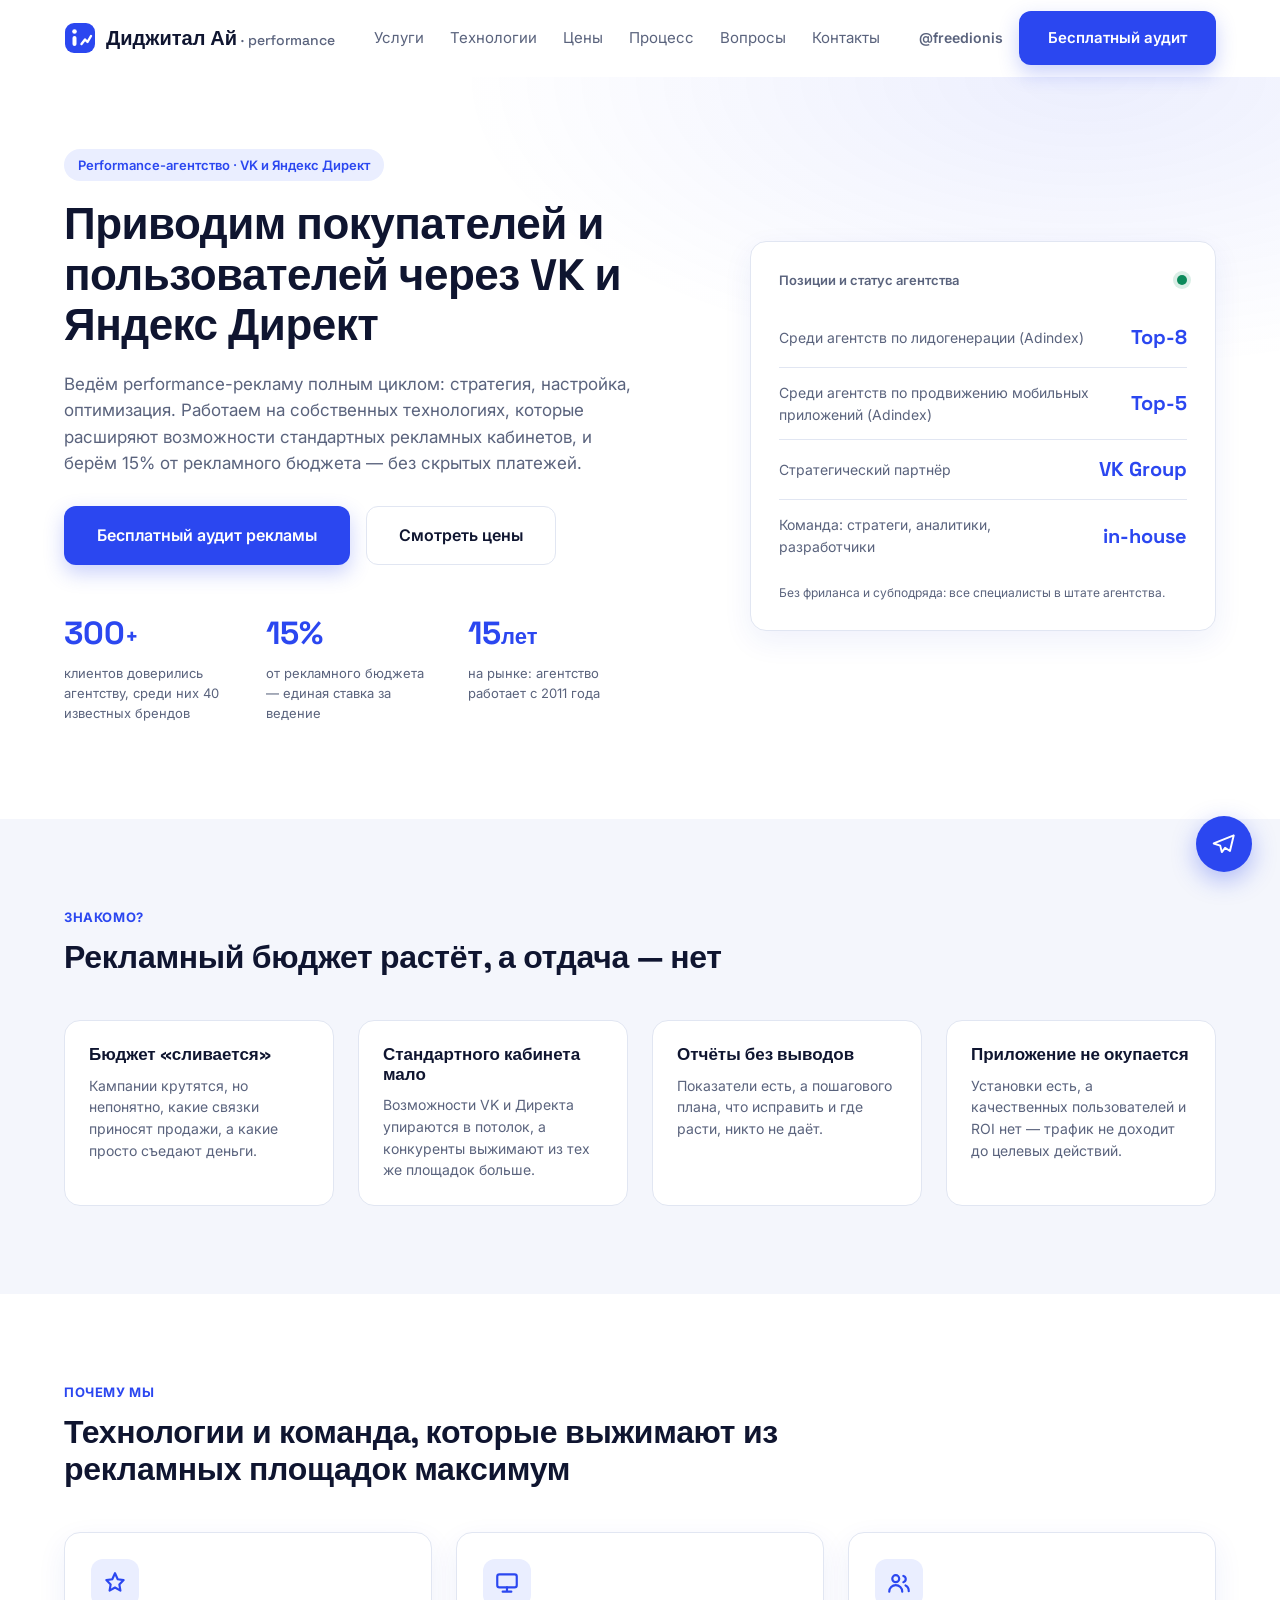
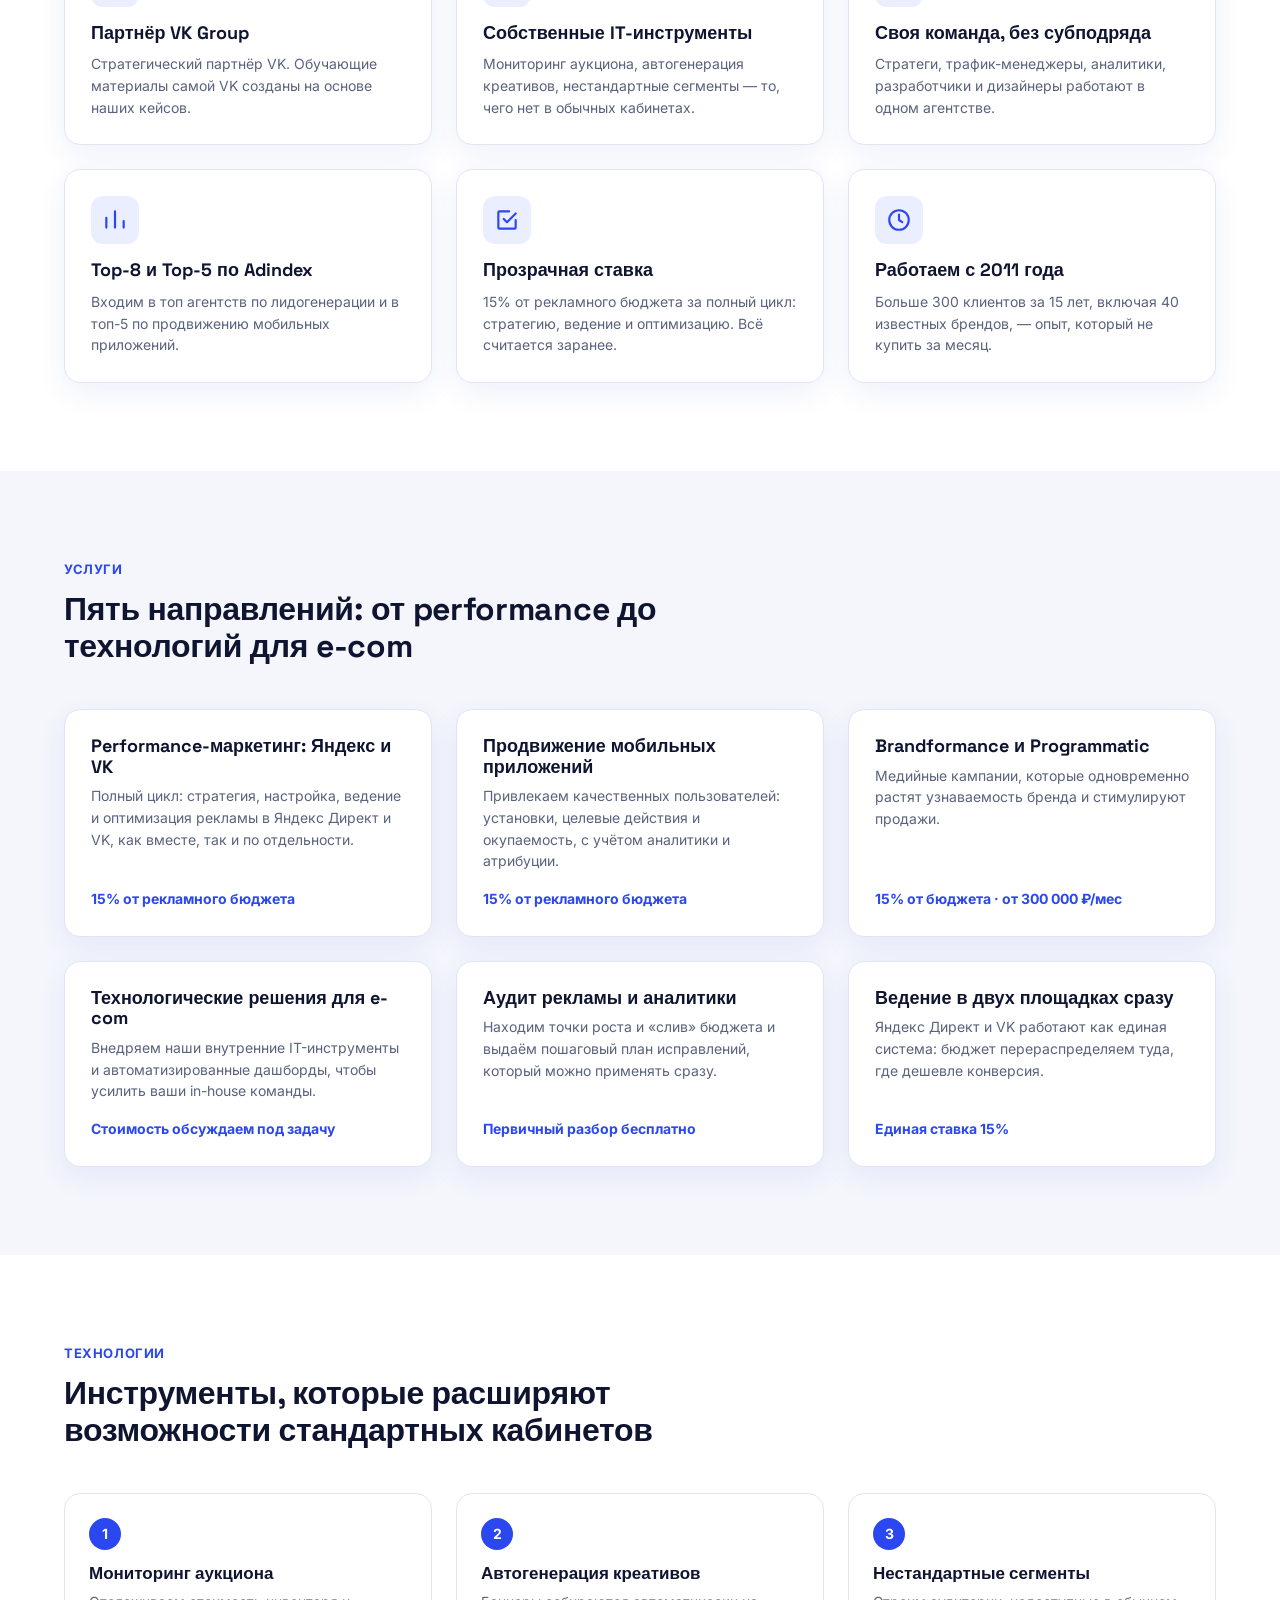
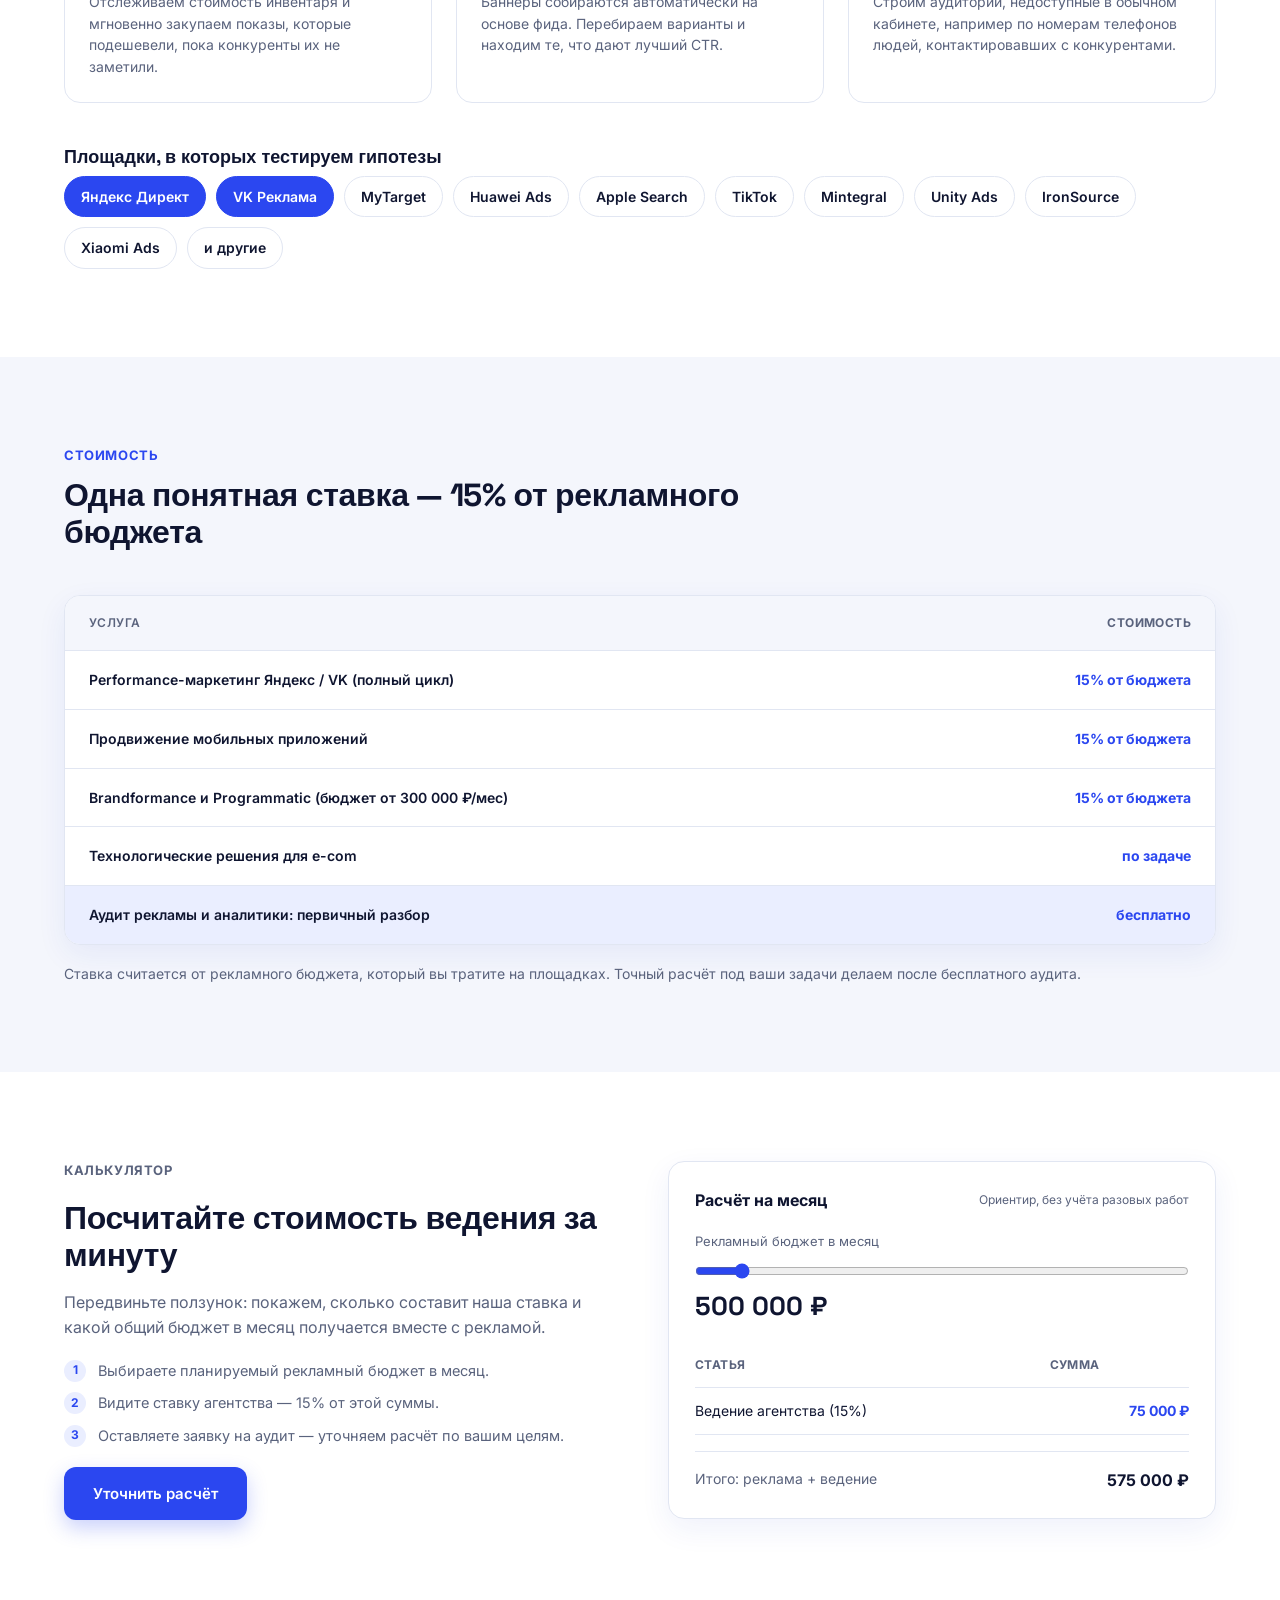
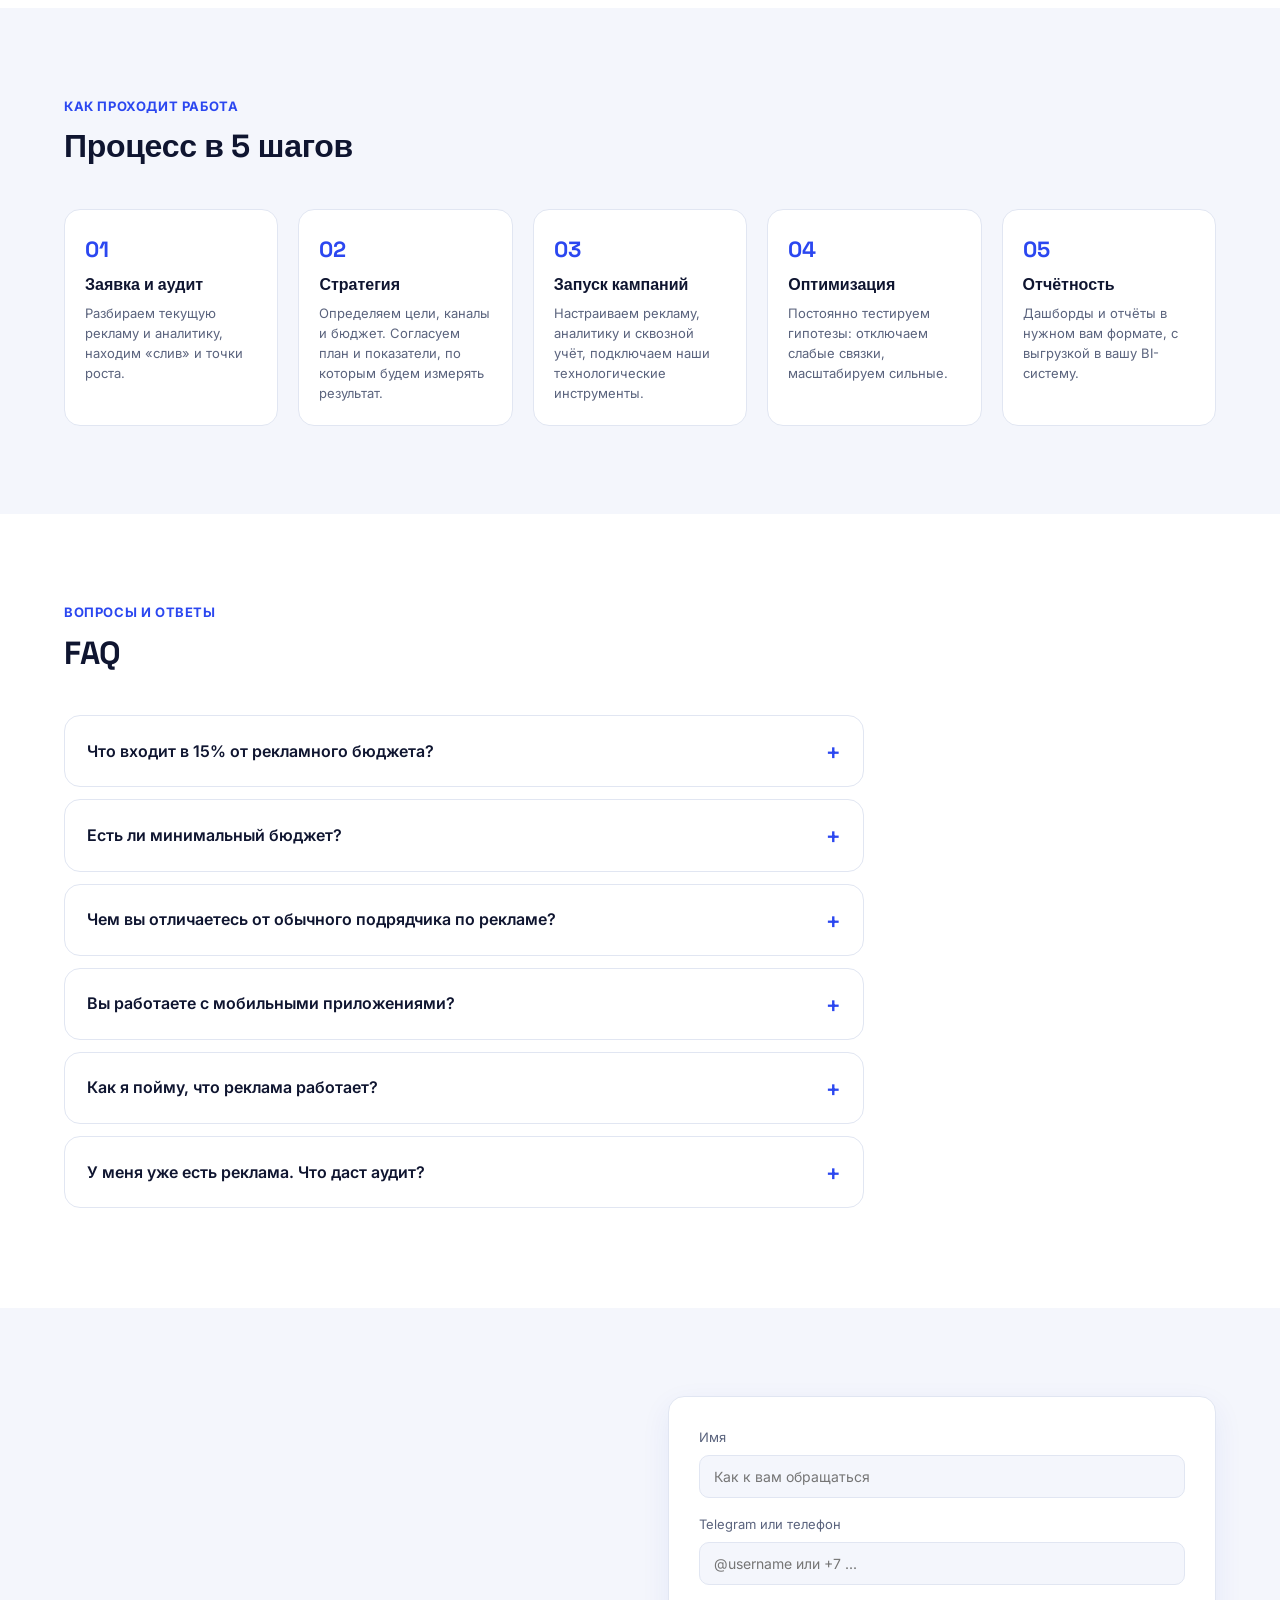
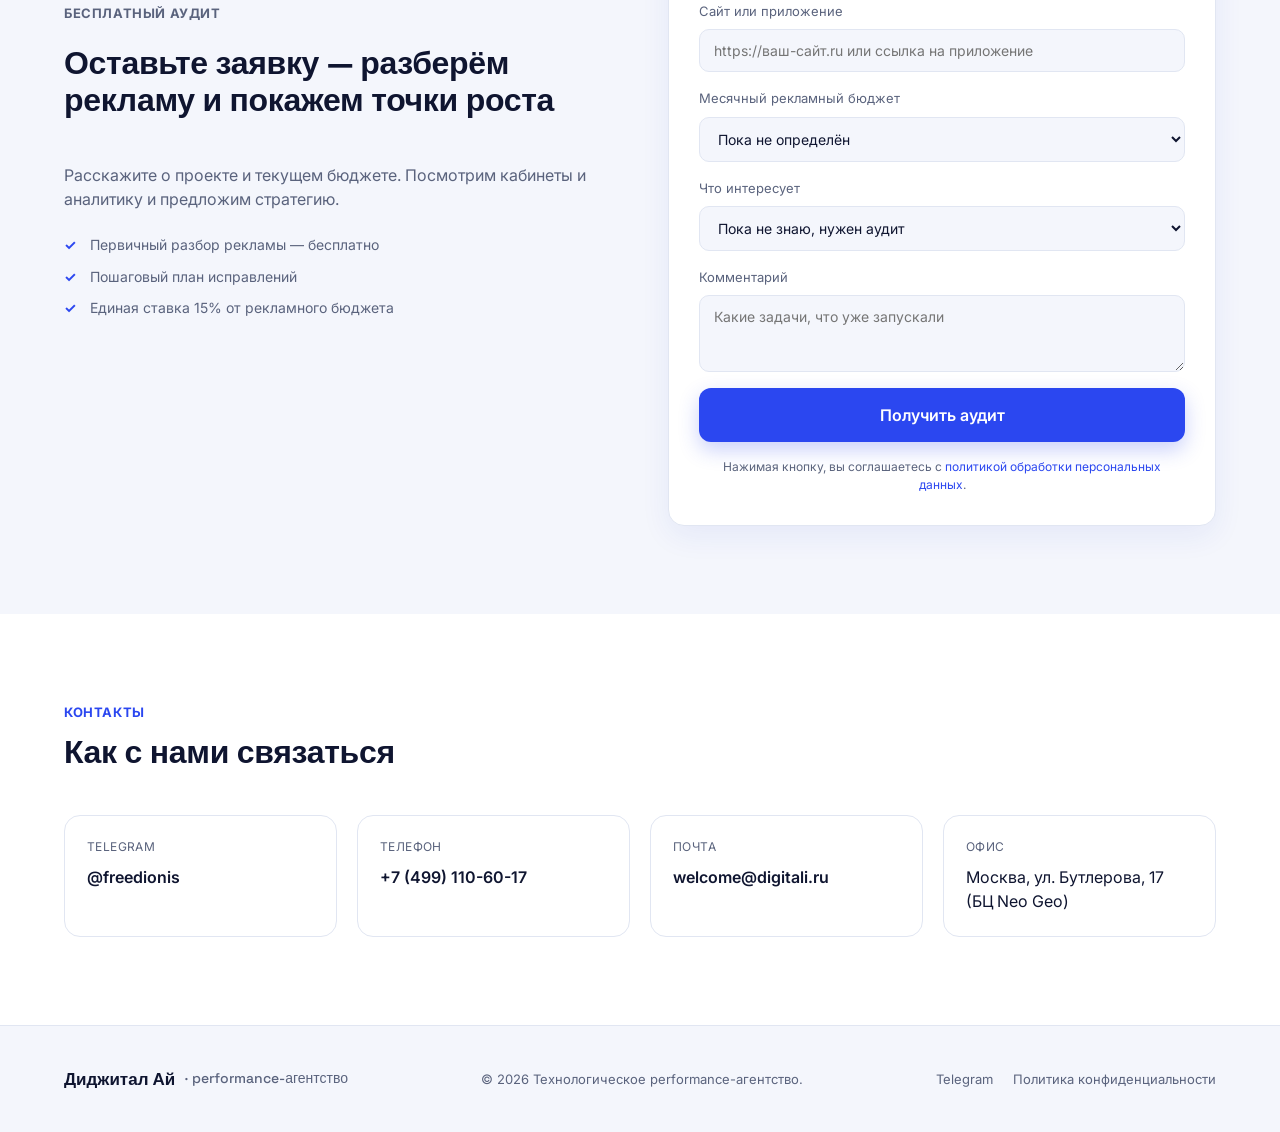
<file: index.html>
<!DOCTYPE html>
<html lang="ru">
<head>
<meta charset="UTF-8">
<meta name="viewport" content="width=device-width, initial-scale=1.0">
<title>Диджитал Ай — performance-агентство: реклама в VK и Яндекс Директ</title>
<meta name="description" content="Технологическое performance-агентство: реклама в VK и Яндекс Директ, продвижение мобильных приложений, brandformance и programmatic. 15% от рекламного бюджета, собственные IT-инструменты, in-house команда. Бесплатный аудит рекламы.">
<link rel="preconnect" href="https://fonts.googleapis.com">
<link rel="preconnect" href="https://fonts.gstatic.com" crossorigin>
<link href="https://fonts.googleapis.com/css2?family=Inter:wght@400;500;600;700;800&family=Space+Grotesk:wght@500;600;700&display=swap" rel="stylesheet">
<link rel="stylesheet" href="styles.css">
</head>
<body>

<header class="header" id="header">
  <div class="container header__inner">
    <a href="#home" class="logo">
      <svg class="logo__icon" width="32" height="32" viewBox="0 0 32 32" fill="none" aria-hidden="true"><rect x="1" y="1" width="30" height="30" rx="9" fill="currentColor"/><circle cx="10.5" cy="9.5" r="2.3" fill="#fff"/><rect x="8.5" y="14" width="4" height="10" rx="2" fill="#fff"/><path d="M17.5 22l3.5-4.5 2.5 2.5 3.5-6" stroke="#fff" stroke-width="2.4" stroke-linecap="round" stroke-linejoin="round"/></svg>
      <span>Диджитал Ай<span class="logo__suffix"> · performance</span></span>
    </a>
    <nav class="nav" id="nav">
      <a href="#services">Услуги</a>
      <a href="#tech">Технологии</a>
      <a href="#prices">Цены</a>
      <a href="#process">Процесс</a>
      <a href="#faq">Вопросы</a>
      <a href="#contacts">Контакты</a>
    </nav>
    <div class="header__actions">
      <a href="https://t.me/freedionis" class="header__tg" target="_blank" rel="noopener">@freedionis</a>
      <a href="#form" class="btn btn--primary">Бесплатный аудит</a>
      <button class="burger" id="burger" aria-label="Меню">
        <span></span><span></span><span></span>
      </button>
    </div>
  </div>
</header>

<main>

  <!-- HERO -->
  <section class="hero" id="home">
    <div class="container hero__inner">
      <div class="hero__content">
        <p class="eyebrow">Performance-агентство · VK и Яндекс Директ</p>
        <h1>Приводим покупателей и пользователей через VK и Яндекс Директ</h1>
        <p class="hero__lead">Ведём performance-рекламу полным циклом: стратегия, настройка, оптимизация. Работаем на собственных технологиях, которые расширяют возможности стандартных рекламных кабинетов, и берём 15% от рекламного бюджета — без скрытых платежей.</p>
        <div class="hero__cta">
          <a href="#form" class="btn btn--primary btn--lg">Бесплатный аудит рекламы</a>
          <a href="#prices" class="btn btn--ghost btn--lg">Смотреть цены</a>
        </div>
        <div class="hero__stats">
          <div class="stat">
            <span class="stat__val"><span class="stat__num" data-target="300">0</span><span class="stat__plus">+</span></span>
            <span class="stat__label">клиентов доверились агентству, среди них 40 известных брендов</span>
          </div>
          <div class="stat">
            <span class="stat__val"><span class="stat__num--text">15%</span></span>
            <span class="stat__label">от рекламного бюджета — единая ставка за ведение</span>
          </div>
          <div class="stat">
            <span class="stat__val"><span class="stat__num" data-target="15">0</span><span class="stat__plus"> лет</span></span>
            <span class="stat__label">на рынке: агентство работает с 2011 года</span>
          </div>
        </div>
      </div>
      <div class="hero__card">
        <div class="hero__card-top">
          <span class="hero__card-tag">Позиции и статус агентства</span>
          <span class="hero__card-dot"></span>
        </div>
        <div class="rank-row"><span class="rank-row__label">Среди агентств по лидогенерации (Adindex)</span><span class="rank-row__val">Top-8</span></div>
        <div class="rank-row"><span class="rank-row__label">Среди агентств по продвижению мобильных приложений (Adindex)</span><span class="rank-row__val">Top-5</span></div>
        <div class="rank-row"><span class="rank-row__label">Стратегический партнёр</span><span class="rank-row__val">VK Group</span></div>
        <div class="rank-row"><span class="rank-row__label">Команда: стратеги, аналитики, разработчики</span><span class="rank-row__val">in-house</span></div>
        <p class="hero__card-note">Без фриланса и субподряда: все специалисты в штате агентства.</p>
      </div>
    </div>
  </section>

  <!-- PAINS -->
  <section class="section section--alt" id="pains">
    <div class="container">
      <p class="section__eyebrow">Знакомо?</p>
      <h2 class="section__title">Рекламный бюджет растёт, а отдача — нет</h2>
      <div class="grid grid--4">
        <div class="pain">
          <h3>Бюджет «сливается»</h3>
          <p>Кампании крутятся, но непонятно, какие связки приносят продажи, а какие просто съедают деньги.</p>
        </div>
        <div class="pain">
          <h3>Стандартного кабинета мало</h3>
          <p>Возможности VK и Директа упираются в потолок, а конкуренты выжимают из тех же площадок больше.</p>
        </div>
        <div class="pain">
          <h3>Отчёты без выводов</h3>
          <p>Показатели есть, а пошагового плана, что исправить и где расти, никто не даёт.</p>
        </div>
        <div class="pain">
          <h3>Приложение не окупается</h3>
          <p>Установки есть, а качественных пользователей и ROI нет — трафик не доходит до целевых действий.</p>
        </div>
      </div>
    </div>
  </section>

  <!-- ADVANTAGES -->
  <section class="section" id="advantages">
    <div class="container">
      <p class="section__eyebrow">Почему мы</p>
      <h2 class="section__title">Технологии и команда, которые выжимают из рекламных площадок максимум</h2>
      <div class="grid grid--3">
        <div class="adv">
          <div class="adv__icon">
            <svg width="26" height="26" viewBox="0 0 24 24" fill="none"><path d="M12 3l2.5 5.5L20 9.3l-4 4 1 5.7-5-2.8-5 2.8 1-5.7-4-4 5.5-.8L12 3z" stroke="currentColor" stroke-width="2" stroke-linejoin="round"/></svg>
          </div>
          <h3>Партнёр VK Group</h3>
          <p>Стратегический партнёр VK. Обучающие материалы самой VK созданы на основе наших кейсов.</p>
        </div>
        <div class="adv">
          <div class="adv__icon">
            <svg width="26" height="26" viewBox="0 0 24 24" fill="none"><rect x="3" y="4" width="18" height="12" rx="2" stroke="currentColor" stroke-width="2"/><path d="M8 20h8M12 16v4" stroke="currentColor" stroke-width="2" stroke-linecap="round"/></svg>
          </div>
          <h3>Собственные IT-инструменты</h3>
          <p>Мониторинг аукциона, автогенерация креативов, нестандартные сегменты — то, чего нет в обычных кабинетах.</p>
        </div>
        <div class="adv">
          <div class="adv__icon">
            <svg width="26" height="26" viewBox="0 0 24 24" fill="none"><circle cx="9" cy="8" r="3.2" stroke="currentColor" stroke-width="2"/><path d="M3 20c0-3.3 2.7-6 6-6s6 2.7 6 6" stroke="currentColor" stroke-width="2" stroke-linecap="round"/><path d="M16 5.5a3 3 0 010 5.8M18 14.3c1.7.7 3 2.5 3 5.2" stroke="currentColor" stroke-width="2" stroke-linecap="round"/></svg>
          </div>
          <h3>Своя команда, без субподряда</h3>
          <p>Стратеги, трафик-менеджеры, аналитики, разработчики и дизайнеры работают в одном агентстве.</p>
        </div>
        <div class="adv">
          <div class="adv__icon">
            <svg width="26" height="26" viewBox="0 0 24 24" fill="none"><path d="M4 19V10M12 19V4M20 19V13" stroke="currentColor" stroke-width="2" stroke-linecap="round"/></svg>
          </div>
          <h3>Top-8 и Top-5 по Adindex</h3>
          <p>Входим в топ агентств по лидогенерации и в топ-5 по продвижению мобильных приложений.</p>
        </div>
        <div class="adv">
          <div class="adv__icon">
            <svg width="26" height="26" viewBox="0 0 24 24" fill="none"><path d="M9 11l3 3 8-8" stroke="currentColor" stroke-width="2" stroke-linecap="round" stroke-linejoin="round"/><path d="M20 12v7a1 1 0 01-1 1H5a1 1 0 01-1-1V5a1 1 0 011-1h9" stroke="currentColor" stroke-width="2" stroke-linecap="round"/></svg>
          </div>
          <h3>Прозрачная ставка</h3>
          <p>15% от рекламного бюджета за полный цикл: стратегию, ведение и оптимизацию. Всё считается заранее.</p>
        </div>
        <div class="adv">
          <div class="adv__icon">
            <svg width="26" height="26" viewBox="0 0 24 24" fill="none"><circle cx="12" cy="12" r="9" stroke="currentColor" stroke-width="2"/><path d="M12 7v5l3 2" stroke="currentColor" stroke-width="2" stroke-linecap="round" stroke-linejoin="round"/></svg>
          </div>
          <h3>Работаем с 2011 года</h3>
          <p>Больше 300 клиентов за 15 лет, включая 40 известных брендов, — опыт, который не купить за месяц.</p>
        </div>
      </div>
    </div>
  </section>

  <!-- SERVICES -->
  <section class="section section--alt" id="services">
    <div class="container">
      <p class="section__eyebrow">Услуги</p>
      <h2 class="section__title">Пять направлений: от performance до технологий для e-com</h2>
      <div class="grid grid--3">
        <div class="service">
          <h3>Performance-маркетинг: Яндекс и VK</h3>
          <p>Полный цикл: стратегия, настройка, ведение и оптимизация рекламы в Яндекс Директ и VK, как вместе, так и по отдельности.</p>
          <span class="service__price">15% от рекламного бюджета</span>
        </div>
        <div class="service">
          <h3>Продвижение мобильных приложений</h3>
          <p>Привлекаем качественных пользователей: установки, целевые действия и окупаемость, с учётом аналитики и атрибуции.</p>
          <span class="service__price">15% от рекламного бюджета</span>
        </div>
        <div class="service">
          <h3>Brandformance и Programmatic</h3>
          <p>Медийные кампании, которые одновременно растят узнаваемость бренда и стимулируют продажи.</p>
          <span class="service__price">15% от бюджета · от 300 000 ₽/мес</span>
        </div>
        <div class="service">
          <h3>Технологические решения для e-com</h3>
          <p>Внедряем наши внутренние IT-инструменты и автоматизированные дашборды, чтобы усилить ваши in-house команды.</p>
          <span class="service__price">Стоимость обсуждаем под задачу</span>
        </div>
        <div class="service">
          <h3>Аудит рекламы и аналитики</h3>
          <p>Находим точки роста и «слив» бюджета и выдаём пошаговый план исправлений, который можно применять сразу.</p>
          <span class="service__price">Первичный разбор бесплатно</span>
        </div>
        <div class="service">
          <h3>Ведение в двух площадках сразу</h3>
          <p>Яндекс Директ и VK работают как единая система: бюджет перераспределяем туда, где дешевле конверсия.</p>
          <span class="service__price">Единая ставка 15%</span>
        </div>
      </div>
    </div>
  </section>

  <!-- TECH -->
  <section class="section" id="tech">
    <div class="container">
      <p class="section__eyebrow">Технологии</p>
      <h2 class="section__title">Инструменты, которые расширяют возможности стандартных кабинетов</h2>
      <div class="grid grid--3">
        <div class="tool">
          <span class="tool__n">1</span>
          <h3>Мониторинг аукциона</h3>
          <p>Отслеживаем стоимость инвентаря и мгновенно закупаем показы, которые подешевели, пока конкуренты их не заметили.</p>
        </div>
        <div class="tool">
          <span class="tool__n">2</span>
          <h3>Автогенерация креативов</h3>
          <p>Баннеры собираются автоматически на основе фида. Перебираем варианты и находим те, что дают лучший CTR.</p>
        </div>
        <div class="tool">
          <span class="tool__n">3</span>
          <h3>Нестандартные сегменты</h3>
          <p>Строим аудитории, недоступные в обычном кабинете, например по номерам телефонов людей, контактировавших с конкурентами.</p>
        </div>
      </div>
      <h3 style="font-size:18px;margin:44px 0 6px">Площадки, в которых тестируем гипотезы</h3>
      <div class="channels">
        <span class="chip chip--main">Яндекс Директ</span>
        <span class="chip chip--main">VK Реклама</span>
        <span class="chip">MyTarget</span>
        <span class="chip">Huawei Ads</span>
        <span class="chip">Apple Search</span>
        <span class="chip">TikTok</span>
        <span class="chip">Mintegral</span>
        <span class="chip">Unity Ads</span>
        <span class="chip">IronSource</span>
        <span class="chip">Xiaomi Ads</span>
        <span class="chip">и другие</span>
      </div>
    </div>
  </section>

  <!-- PRICES -->
  <section class="section section--alt" id="prices">
    <div class="container">
      <p class="section__eyebrow">Стоимость</p>
      <h2 class="section__title">Одна понятная ставка — 15% от рекламного бюджета</h2>
      <div class="price-table">
        <div class="price-row price-row--head"><span>Услуга</span><span>Стоимость</span></div>
        <div class="price-row"><span>Performance-маркетинг Яндекс / VK (полный цикл)</span><span>15% от бюджета</span></div>
        <div class="price-row"><span>Продвижение мобильных приложений</span><span>15% от бюджета</span></div>
        <div class="price-row"><span>Brandformance и Programmatic (бюджет от 300 000 ₽/мес)</span><span>15% от бюджета</span></div>
        <div class="price-row"><span>Технологические решения для e-com</span><span>по задаче</span></div>
        <div class="price-row price-row--highlight"><span>Аудит рекламы и аналитики: первичный разбор</span><span>бесплатно</span></div>
      </div>
      <p class="price-note">Ставка считается от рекламного бюджета, который вы тратите на площадках. Точный расчёт под ваши задачи делаем после бесплатного аудита.</p>
    </div>
  </section>

  <!-- CALC -->
  <section class="section" id="calc">
    <div class="container result">
      <div>
        <p class="section__eyebrow">Калькулятор</p>
        <h2 class="section__title" style="margin-bottom:16px">Посчитайте стоимость ведения за минуту</h2>
        <p>Передвиньте ползунок: покажем, сколько составит наша ставка и какой общий бюджет в месяц получается вместе с рекламой.</p>
        <ol class="result__list">
          <li>Выбираете планируемый рекламный бюджет в месяц.</li>
          <li>Видите ставку агентства — 15% от этой суммы.</li>
          <li>Оставляете заявку на аудит — уточняем расчёт по вашим целям.</li>
        </ol>
        <a href="#form" class="btn btn--primary">Уточнить расчёт</a>
      </div>
      <div class="wtable">
        <div class="wtable__top">
          <b>Расчёт на месяц</b>
          <span class="wtable__chip">Ориентир, без учёта разовых работ</span>
        </div>
        <label style="display:block;font-size:13px;color:var(--text-dim);margin-bottom:10px" for="calcBudget">Рекламный бюджет в месяц</label>
        <input type="range" id="calcBudget" min="100000" max="5000000" step="50000" value="500000" style="width:100%;accent-color:#2b47f0;margin-bottom:6px">
        <div style="font-family:'Space Grotesk',sans-serif;font-size:26px;font-weight:700;margin-bottom:18px" id="calcBudgetVal">500 000 ₽</div>
        <div class="wtable__row wtable__row--head"><span>Статья</span><span></span><span>Сумма</span></div>
        <div class="wtable__row"><span>Ведение агентства (15%)</span><span></span><span class="wtable__delta" id="calcFee">75 000 ₽</span></div>
        <div class="wtable__sum"><span>Итого: реклама + ведение</span><strong id="calcTotal">575 000 ₽</strong></div>
      </div>
    </div>
  </section>

  <!-- PROCESS -->
  <section class="section section--alt" id="process">
    <div class="container">
      <p class="section__eyebrow">Как проходит работа</p>
      <h2 class="section__title">Процесс в 5 шагов</h2>
      <div class="steps">
        <div class="step">
          <span class="step__num">01</span>
          <h3>Заявка и аудит</h3>
          <p>Разбираем текущую рекламу и аналитику, находим «слив» и точки роста.</p>
        </div>
        <div class="step">
          <span class="step__num">02</span>
          <h3>Стратегия</h3>
          <p>Определяем цели, каналы и бюджет. Согласуем план и показатели, по которым будем измерять результат.</p>
        </div>
        <div class="step">
          <span class="step__num">03</span>
          <h3>Запуск кампаний</h3>
          <p>Настраиваем рекламу, аналитику и сквозной учёт, подключаем наши технологические инструменты.</p>
        </div>
        <div class="step">
          <span class="step__num">04</span>
          <h3>Оптимизация</h3>
          <p>Постоянно тестируем гипотезы: отключаем слабые связки, масштабируем сильные.</p>
        </div>
        <div class="step">
          <span class="step__num">05</span>
          <h3>Отчётность</h3>
          <p>Дашборды и отчёты в нужном вам формате, с выгрузкой в вашу BI-систему.</p>
        </div>
      </div>
    </div>
  </section>

  <!-- FAQ -->
  <section class="section" id="faq">
    <div class="container">
      <p class="section__eyebrow">Вопросы и ответы</p>
      <h2 class="section__title">FAQ</h2>
      <div class="faq">
        <details class="faq__item">
          <summary>Что входит в 15% от рекламного бюджета?</summary>
          <p>Полный цикл: разработка стратегии, настройка кампаний, ежедневное ведение, оптимизация и отчётность. Сам рекламный бюджет вы платите площадкам отдельно, наша ставка считается от него.</p>
        </details>
        <details class="faq__item">
          <summary>Есть ли минимальный бюджет?</summary>
          <p>Для brandformance и programmatic минимальный рекламный бюджет на ведение составляет 300 000 ₽ в месяц. По performance-направлению вопрос обсуждаем на аудите, исходя из вашей ниши и целей.</p>
        </details>
        <details class="faq__item">
          <summary>Чем вы отличаетесь от обычного подрядчика по рекламе?</summary>
          <p>У нас есть собственные IT-инструменты: мониторинг аукциона, автогенерация креативов, нестандартные сегменты. Они расширяют возможности обычных рекламных кабинетов VK и Яндекс Директа.</p>
        </details>
        <details class="faq__item">
          <summary>Вы работаете с мобильными приложениями?</summary>
          <p>Да. Мы входим в топ-5 агентств по продвижению мобильных приложений по версии Adindex и работаем с iOS и Android: от установок до окупаемости.</p>
        </details>
        <details class="faq__item">
          <summary>Как я пойму, что реклама работает?</summary>
          <p>Договариваемся о показателях на старте и подключаем сквозную аналитику. Вы видите динамику в дашборде и в регулярных отчётах, а не только общие цифры по показам.</p>
        </details>
        <details class="faq__item">
          <summary>У меня уже есть реклама. Что даст аудит?</summary>
          <p>Покажем, где теряется бюджет, и выдадим пошаговый план исправлений. Его можно внедрить самостоятельно или передать нам.</p>
        </details>
      </div>
    </div>
  </section>

  <!-- FORM -->
  <section class="section section--alt" id="form">
    <div class="container form-section">
      <div class="form-section__text">
        <p class="section__eyebrow">Бесплатный аудит</p>
        <h2 class="section__title">Оставьте заявку — разберём рекламу и покажем точки роста</h2>
        <p>Расскажите о проекте и текущем бюджете. Посмотрим кабинеты и аналитику и предложим стратегию.</p>
        <ul class="form-section__list">
          <li>Первичный разбор рекламы — бесплатно</li>
          <li>Пошаговый план исправлений</li>
          <li>Единая ставка 15% от рекламного бюджета</li>
        </ul>
      </div>
      <form class="form" id="leadForm">
        <input type="text" name="_gotcha" style="display:none" tabindex="-1" autocomplete="off">
        <label>
          Имя
          <input type="text" name="name" placeholder="Как к вам обращаться" required>
        </label>
        <label>
          Telegram или телефон
          <input type="text" name="contact" placeholder="@username или +7 ..." required>
        </label>
        <label>
          Сайт или приложение
          <input type="text" name="object" placeholder="https://ваш-сайт.ru или ссылка на приложение">
        </label>
        <label>
          Месячный рекламный бюджет
          <select name="budget">
            <option value="">Пока не определён</option>
            <option>до 300 000 ₽</option>
            <option>300 000 – 1 000 000 ₽</option>
            <option>1 – 3 млн ₽</option>
            <option>более 3 млн ₽</option>
          </select>
        </label>
        <label>
          Что интересует
          <select name="service">
            <option value="">Пока не знаю, нужен аудит</option>
            <option>Performance: Яндекс Директ и VK</option>
            <option>Продвижение мобильного приложения</option>
            <option>Brandformance и Programmatic</option>
            <option>Решения для e-com</option>
            <option>Аудит рекламы и аналитики</option>
          </select>
        </label>
        <label>
          Комментарий
          <textarea name="comment" rows="3" placeholder="Какие задачи, что уже запускали"></textarea>
        </label>
        <button type="submit" class="btn btn--primary btn--lg btn--block">Получить аудит</button>
        <p class="form__note">Нажимая кнопку, вы соглашаетесь с <a href="privacy.html">политикой обработки персональных данных</a>.</p>
      </form>
    </div>
  </section>

  <!-- CONTACTS -->
  <section class="section" id="contacts">
    <div class="container">
      <p class="section__eyebrow">Контакты</p>
      <h2 class="section__title">Как с нами связаться</h2>
      <div class="contacts">
        <div class="contact-card">
          <span class="contact-card__label">Telegram</span>
          <a href="https://t.me/freedionis" target="_blank" rel="noopener">@freedionis</a>
        </div>
        <div class="contact-card">
          <span class="contact-card__label">Телефон</span>
          <a href="tel:+74991106017">+7 (499) 110-60-17</a>
        </div>
        <div class="contact-card">
          <span class="contact-card__label">Почта</span>
          <a href="mailto:welcome@digitali.ru">welcome@digitali.ru</a>
        </div>
        <div class="contact-card">
          <span class="contact-card__label">Офис</span>
          <span>Москва, ул. Бутлерова, 17 (БЦ Neo Geo)</span>
        </div>
      </div>
    </div>
  </section>

</main>

<footer class="footer">
  <div class="container footer__inner">
    <a href="#home" class="logo logo--footer">Диджитал Ай <span class="logo__suffix">· performance-агентство</span></a>
    <p>© <span id="year"></span> Технологическое performance-агентство.</p>
    <div class="footer__links">
      <a href="https://t.me/freedionis" target="_blank" rel="noopener">Telegram</a>
      <a href="privacy.html" class="footer__policy">Политика конфиденциальности</a>
    </div>
  </div>
</footer>

<a href="https://t.me/freedionis" class="fab" target="_blank" rel="noopener" aria-label="Написать в Telegram">
  <svg viewBox="0 0 24 24" fill="none"><path d="M21 4L2.5 11.5l6 2 1.5 6 3-4 4.5 3L21 4z" stroke="currentColor" stroke-width="1.8" stroke-linejoin="round"/></svg>
</a>

<script src="script.js"></script>
</body>
</html>
</file>
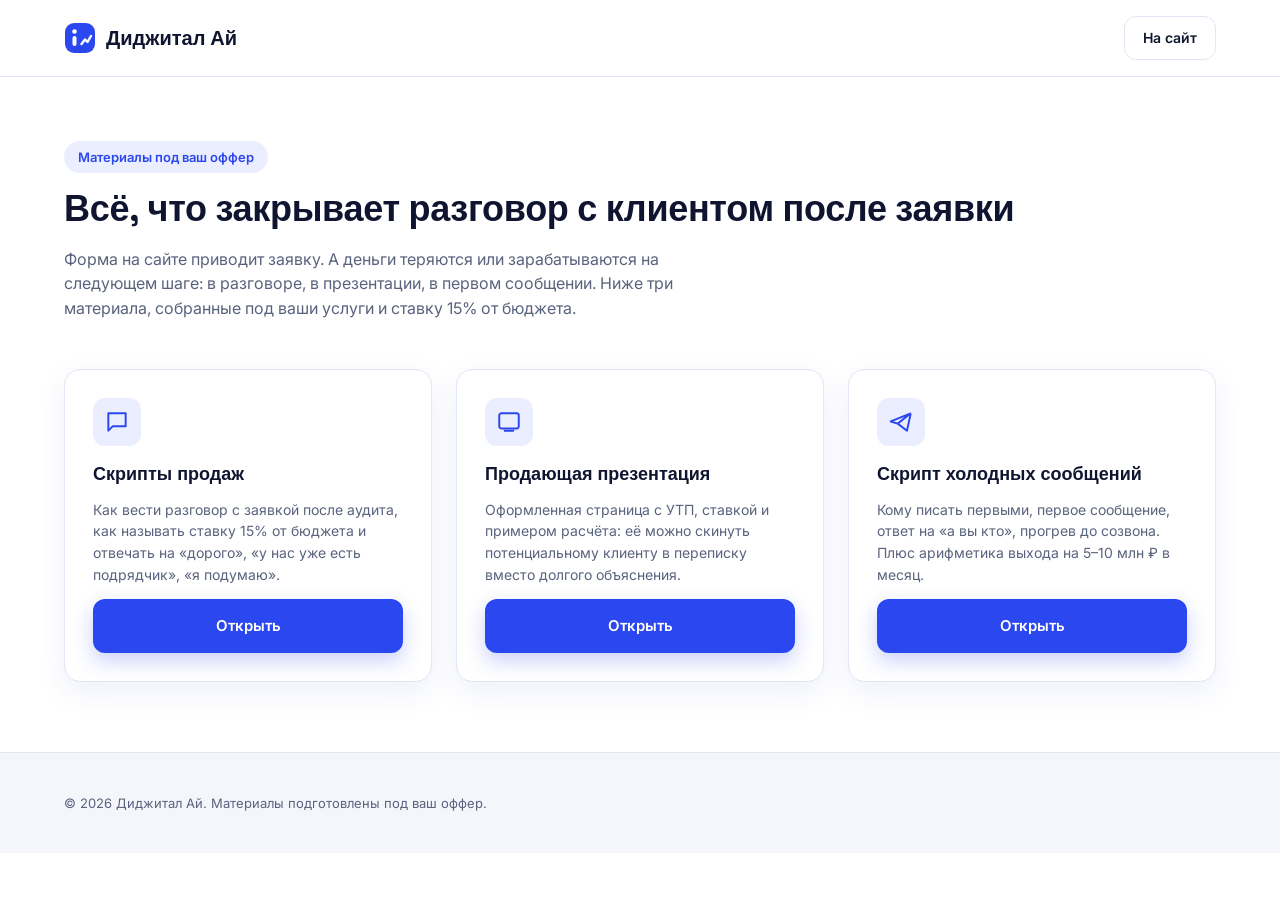
<file: materials.html>
<!DOCTYPE html>
<html lang="ru">
<head>
<meta charset="UTF-8">
<meta name="viewport" content="width=device-width, initial-scale=1.0">
<title>Материалы под ваш оффер — Диджитал Ай</title>
<link rel="preconnect" href="https://fonts.googleapis.com">
<link rel="preconnect" href="https://fonts.gstatic.com" crossorigin>
<link href="https://fonts.googleapis.com/css2?family=Inter:wght@400;500;600;700;800&family=Space+Grotesk:wght@500;600;700&display=swap" rel="stylesheet">
<link rel="stylesheet" href="styles.css">
</head>
<body>

<header class="doc-header">
  <div class="container doc-bar">
    <a href="index.html" class="logo">
      <svg class="logo__icon" width="32" height="32" viewBox="0 0 32 32" fill="none" aria-hidden="true"><rect x="1" y="1" width="30" height="30" rx="9" fill="currentColor"/><circle cx="10.5" cy="9.5" r="2.3" fill="#fff"/><rect x="8.5" y="14" width="4" height="10" rx="2" fill="#fff"/><path d="M17.5 22l3.5-4.5 2.5 2.5 3.5-6" stroke="#fff" stroke-width="2.4" stroke-linecap="round" stroke-linejoin="round"/></svg>
      <span>Диджитал Ай</span>
    </a>
    <div class="doc-bar__actions">
      <a href="index.html" class="btn btn--ghost btn--sm">На сайт</a>
    </div>
  </div>
</header>

<main class="container doc-hero">
  <span class="tag">Материалы под ваш оффер</span>
  <h1>Всё, что закрывает разговор с клиентом после заявки</h1>
  <p>Форма на сайте приводит заявку. А деньги теряются или зарабатываются на следующем шаге: в разговоре, в презентации, в первом сообщении. Ниже три материала, собранные под ваши услуги и ставку 15% от бюджета.</p>
</main>

<section class="container doc-section">
  <div class="material-grid">
    <div class="material-card">
      <div class="material-card__icon"><svg width="26" height="26" viewBox="0 0 24 24" fill="none"><path d="M4 4H20V16H8L4 20V4Z" stroke="currentColor" stroke-width="1.8" stroke-linejoin="round"/></svg></div>
      <h3>Скрипты продаж</h3>
      <p>Как вести разговор с заявкой после аудита, как называть ставку 15% от бюджета и отвечать на «дорого», «у нас уже есть подрядчик», «я подумаю».</p>
      <a href="scripts.html" class="btn btn--primary btn--block">Открыть</a>
    </div>
    <div class="material-card">
      <div class="material-card__icon"><svg width="26" height="26" viewBox="0 0 24 24" fill="none"><rect x="3" y="4" width="18" height="14" rx="2" stroke="currentColor" stroke-width="1.8"/><path d="M8 20H16" stroke="currentColor" stroke-width="1.8" stroke-linecap="round"/></svg></div>
      <h3>Продающая презентация</h3>
      <p>Оформленная страница с УТП, ставкой и примером расчёта: её можно скинуть потенциальному клиенту в переписку вместо долгого объяснения.</p>
      <a href="presentation.html" class="btn btn--primary btn--block">Открыть</a>
    </div>
    <div class="material-card">
      <div class="material-card__icon"><svg width="26" height="26" viewBox="0 0 24 24" fill="none"><path d="M21 4L2.5 11.5L9 13.5M21 4L17.5 20L9 13.5M21 4L9 13.5" stroke="currentColor" stroke-width="1.8" stroke-linejoin="round"/></svg></div>
      <h3>Скрипт холодных сообщений</h3>
      <p>Кому писать первыми, первое сообщение, ответ на «а вы кто», прогрев до созвона. Плюс арифметика выхода на 5–10 млн ₽ в месяц.</p>
      <a href="outreach.html" class="btn btn--primary btn--block">Открыть</a>
    </div>
  </div>

</section>

<footer class="footer">
  <div class="container footer__bottom">
    <span>© <span id="year"></span> Диджитал Ай. Материалы подготовлены под ваш оффер.</span>
  </div>
</footer>

<script>document.getElementById('year').textContent = new Date().getFullYear();</script>
</body>
</html>
</file>
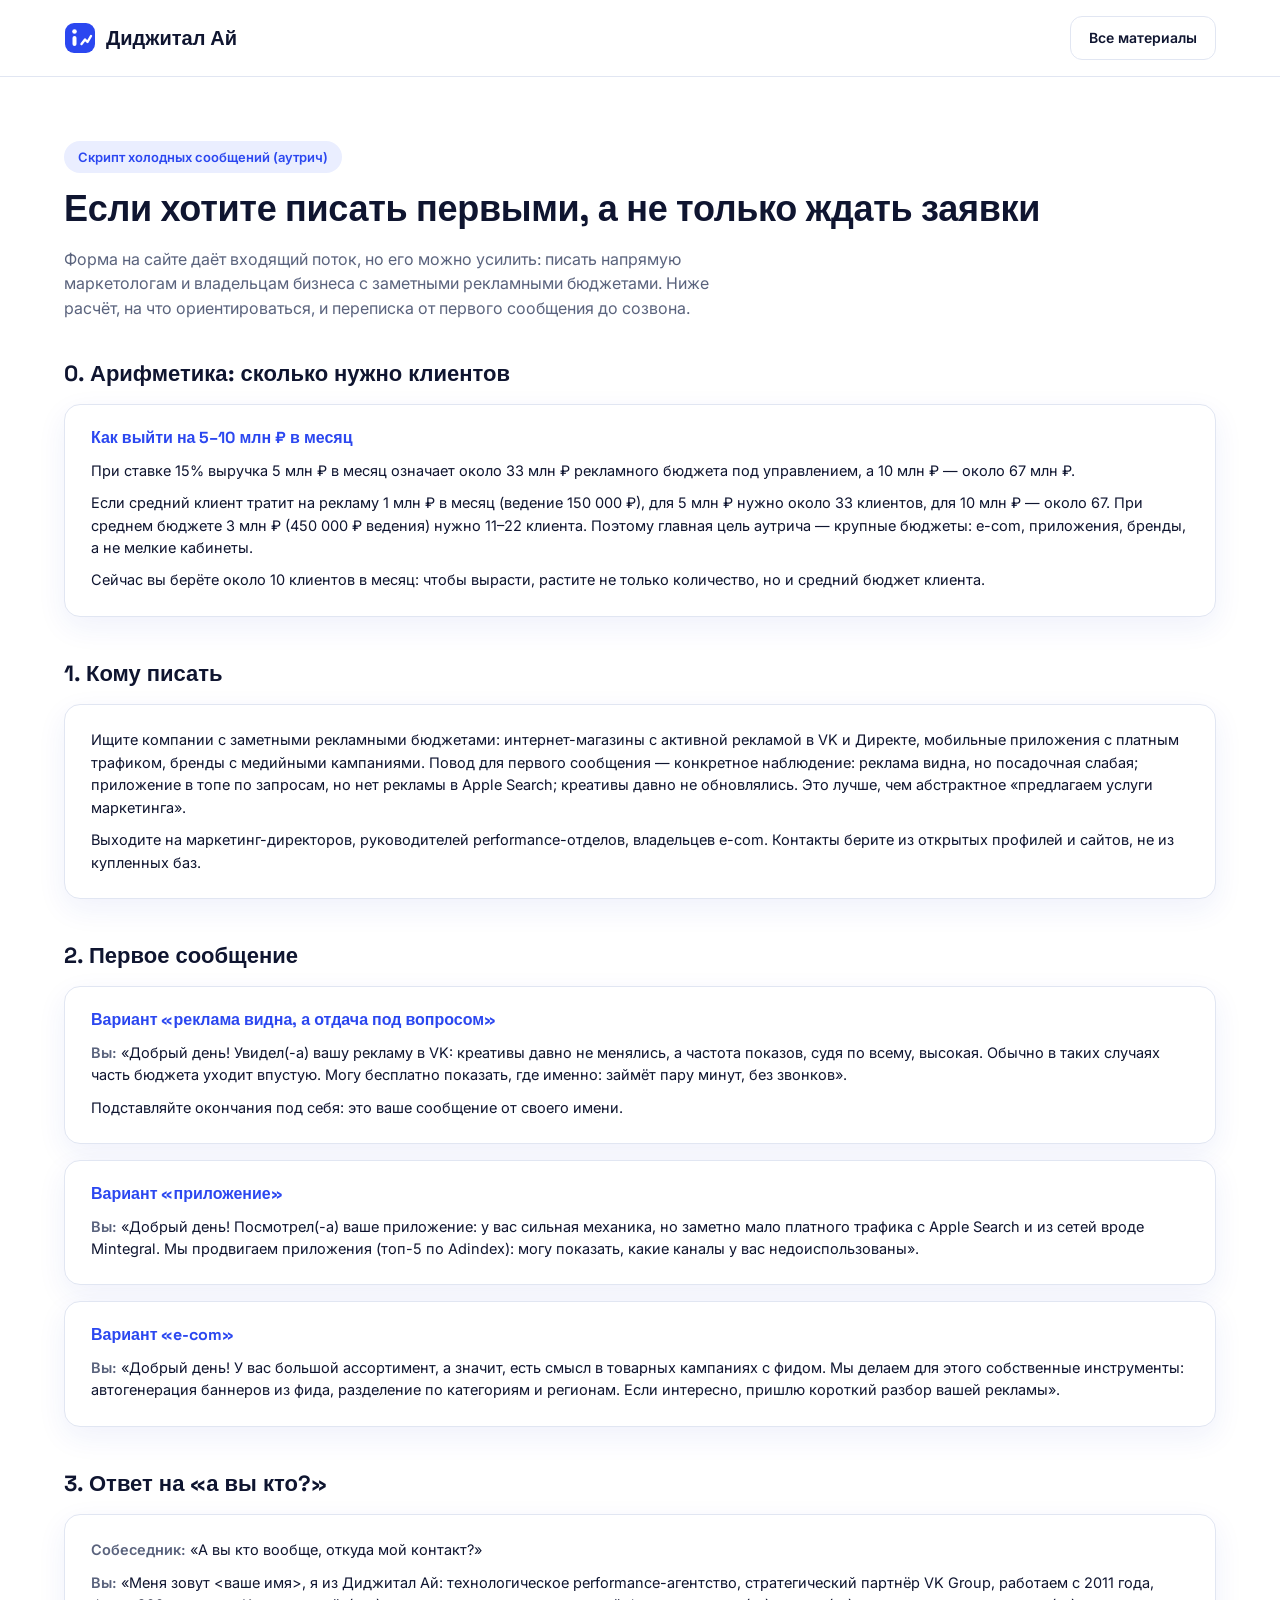
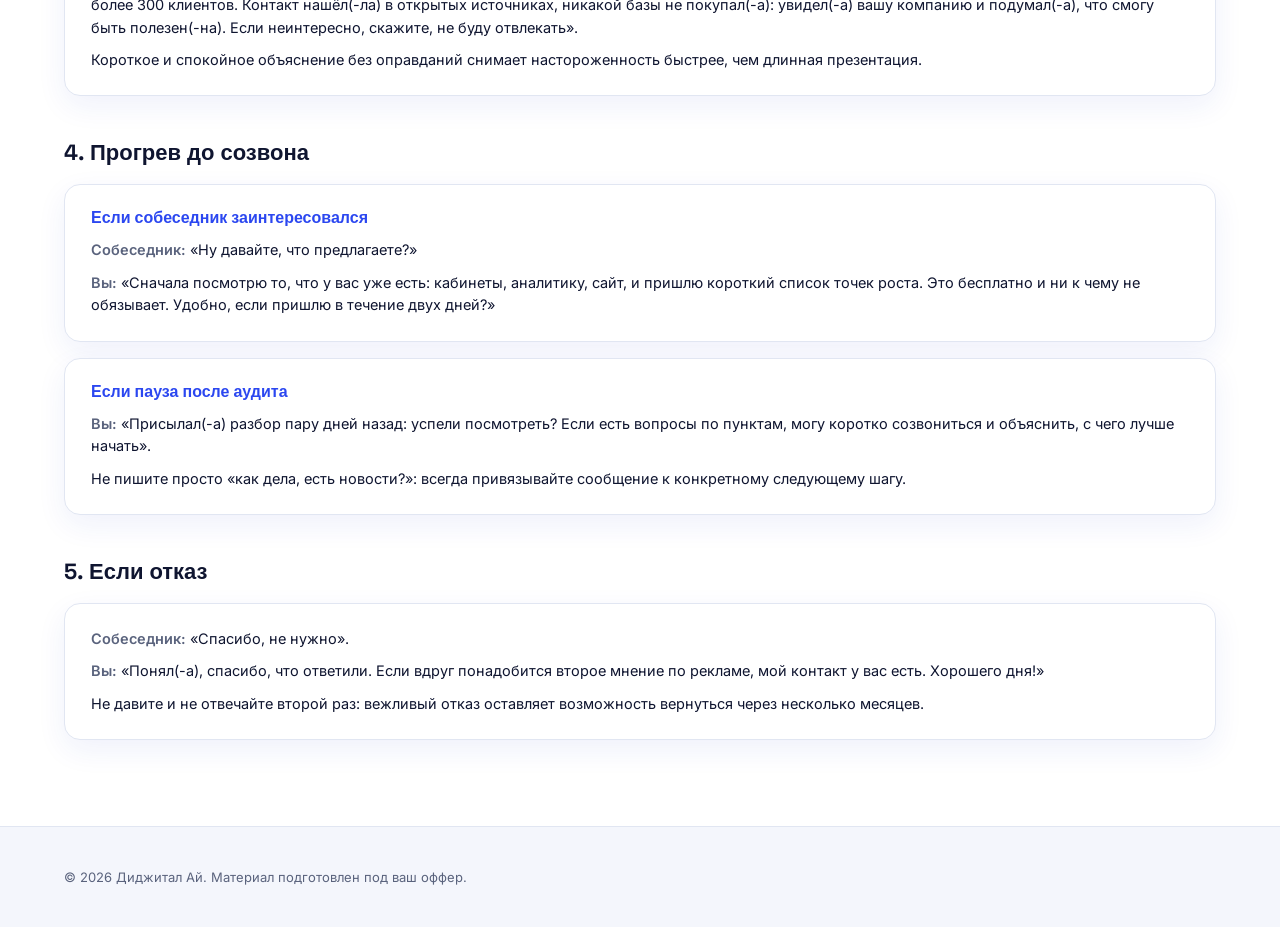
<file: outreach.html>
<!DOCTYPE html>
<html lang="ru">
<head>
<meta charset="UTF-8">
<meta name="viewport" content="width=device-width, initial-scale=1.0">
<title>Скрипт холодных сообщений — Диджитал Ай</title>
<link rel="preconnect" href="https://fonts.googleapis.com">
<link rel="preconnect" href="https://fonts.gstatic.com" crossorigin>
<link href="https://fonts.googleapis.com/css2?family=Inter:wght@400;500;600;700;800&family=Space+Grotesk:wght@500;600;700&display=swap" rel="stylesheet">
<link rel="stylesheet" href="styles.css">
</head>
<body>

<header class="doc-header">
  <div class="container doc-bar">
    <a href="index.html" class="logo">
      <svg class="logo__icon" width="32" height="32" viewBox="0 0 32 32" fill="none" aria-hidden="true"><rect x="1" y="1" width="30" height="30" rx="9" fill="currentColor"/><circle cx="10.5" cy="9.5" r="2.3" fill="#fff"/><rect x="8.5" y="14" width="4" height="10" rx="2" fill="#fff"/><path d="M17.5 22l3.5-4.5 2.5 2.5 3.5-6" stroke="#fff" stroke-width="2.4" stroke-linecap="round" stroke-linejoin="round"/></svg>
      <span>Диджитал Ай</span>
    </a>
    <div class="doc-bar__actions">
      <a href="materials.html" class="btn btn--ghost btn--sm">Все материалы</a>
    </div>
  </div>
</header>

<main class="container doc-hero">
  <span class="tag">Скрипт холодных сообщений (аутрич)</span>
  <h1>Если хотите писать первыми, а не только ждать заявки</h1>
  <p>Форма на сайте даёт входящий поток, но его можно усилить: писать напрямую маркетологам и владельцам бизнеса с заметными рекламными бюджетами. Ниже расчёт, на что ориентироваться, и переписка от первого сообщения до созвона.</p>
</main>

<section class="container doc-section">
  <h2>0. Арифметика: сколько нужно клиентов</h2>
  <div class="script-block">
    <h3>Как выйти на 5–10 млн ₽ в месяц</h3>
    <p>При ставке 15% выручка 5 млн ₽ в месяц означает около 33 млн ₽ рекламного бюджета под управлением, а 10 млн ₽ — около 67 млн ₽.</p>
    <p>Если средний клиент тратит на рекламу 1 млн ₽ в месяц (ведение 150 000 ₽), для 5 млн ₽ нужно около 33 клиентов, для 10 млн ₽ — около 67. При среднем бюджете 3 млн ₽ (450 000 ₽ ведения) нужно 11–22 клиента. Поэтому главная цель аутрича — крупные бюджеты: e-com, приложения, бренды, а не мелкие кабинеты.</p>
    <p>Сейчас вы берёте около 10 клиентов в месяц: чтобы вырасти, растите не только количество, но и средний бюджет клиента.</p>
  </div>

  <h2>1. Кому писать</h2>
  <div class="script-block">
    <p>Ищите компании с заметными рекламными бюджетами: интернет-магазины с активной рекламой в VK и Директе, мобильные приложения с платным трафиком, бренды с медийными кампаниями. Повод для первого сообщения — конкретное наблюдение: реклама видна, но посадочная слабая; приложение в топе по запросам, но нет рекламы в Apple Search; креативы давно не обновлялись. Это лучше, чем абстрактное «предлагаем услуги маркетинга».</p>
    <p>Выходите на маркетинг-директоров, руководителей performance-отделов, владельцев e-com. Контакты берите из открытых профилей и сайтов, не из купленных баз.</p>
  </div>

  <h2>2. Первое сообщение</h2>
  <div class="script-block">
    <h3>Вариант «реклама видна, а отдача под вопросом»</h3>
    <p><span class="who">Вы:</span> «Добрый день! Увидел(-а) вашу рекламу в VK: креативы давно не менялись, а частота показов, судя по всему, высокая. Обычно в таких случаях часть бюджета уходит впустую. Могу бесплатно показать, где именно: займёт пару минут, без звонков».</p>
    <p>Подставляйте окончания под себя: это ваше сообщение от своего имени.</p>
  </div>
  <div class="script-block">
    <h3>Вариант «приложение»</h3>
    <p><span class="who">Вы:</span> «Добрый день! Посмотрел(-а) ваше приложение: у вас сильная механика, но заметно мало платного трафика с Apple Search и из сетей вроде Mintegral. Мы продвигаем приложения (топ-5 по Adindex): могу показать, какие каналы у вас недоиспользованы».</p>
  </div>
  <div class="script-block">
    <h3>Вариант «e-com»</h3>
    <p><span class="who">Вы:</span> «Добрый день! У вас большой ассортимент, а значит, есть смысл в товарных кампаниях с фидом. Мы делаем для этого собственные инструменты: автогенерация баннеров из фида, разделение по категориям и регионам. Если интересно, пришлю короткий разбор вашей рекламы».</p>
  </div>

  <h2>3. Ответ на «а вы кто?»</h2>
  <div class="script-block">
    <p><span class="who">Собеседник:</span> «А вы кто вообще, откуда мой контакт?»</p>
    <p><span class="who">Вы:</span> «Меня зовут &lt;ваше имя&gt;, я из Диджитал Ай: технологическое performance-агентство, стратегический партнёр VK Group, работаем с 2011 года, более 300 клиентов. Контакт нашёл(-ла) в открытых источниках, никакой базы не покупал(-а): увидел(-а) вашу компанию и подумал(-а), что смогу быть полезен(-на). Если неинтересно, скажите, не буду отвлекать».</p>
    <p>Короткое и спокойное объяснение без оправданий снимает настороженность быстрее, чем длинная презентация.</p>
  </div>

  <h2>4. Прогрев до созвона</h2>
  <div class="script-block">
    <h3>Если собеседник заинтересовался</h3>
    <p><span class="who">Собеседник:</span> «Ну давайте, что предлагаете?»</p>
    <p><span class="who">Вы:</span> «Сначала посмотрю то, что у вас уже есть: кабинеты, аналитику, сайт, и пришлю короткий список точек роста. Это бесплатно и ни к чему не обязывает. Удобно, если пришлю в течение двух дней?»</p>
  </div>
  <div class="script-block">
    <h3>Если пауза после аудита</h3>
    <p><span class="who">Вы:</span> «Присылал(-а) разбор пару дней назад: успели посмотреть? Если есть вопросы по пунктам, могу коротко созвониться и объяснить, с чего лучше начать».</p>
    <p>Не пишите просто «как дела, есть новости?»: всегда привязывайте сообщение к конкретному следующему шагу.</p>
  </div>

  <h2>5. Если отказ</h2>
  <div class="script-block">
    <p><span class="who">Собеседник:</span> «Спасибо, не нужно».</p>
    <p><span class="who">Вы:</span> «Понял(-а), спасибо, что ответили. Если вдруг понадобится второе мнение по рекламе, мой контакт у вас есть. Хорошего дня!»</p>
    <p>Не давите и не отвечайте второй раз: вежливый отказ оставляет возможность вернуться через несколько месяцев.</p>
  </div>

</section>

<footer class="footer">
  <div class="container footer__bottom">
    <span>© <span id="year"></span> Диджитал Ай. Материал подготовлен под ваш оффер.</span>
  </div>
</footer>

<script>document.getElementById('year').textContent = new Date().getFullYear();</script>
</body>
</html>
</file>
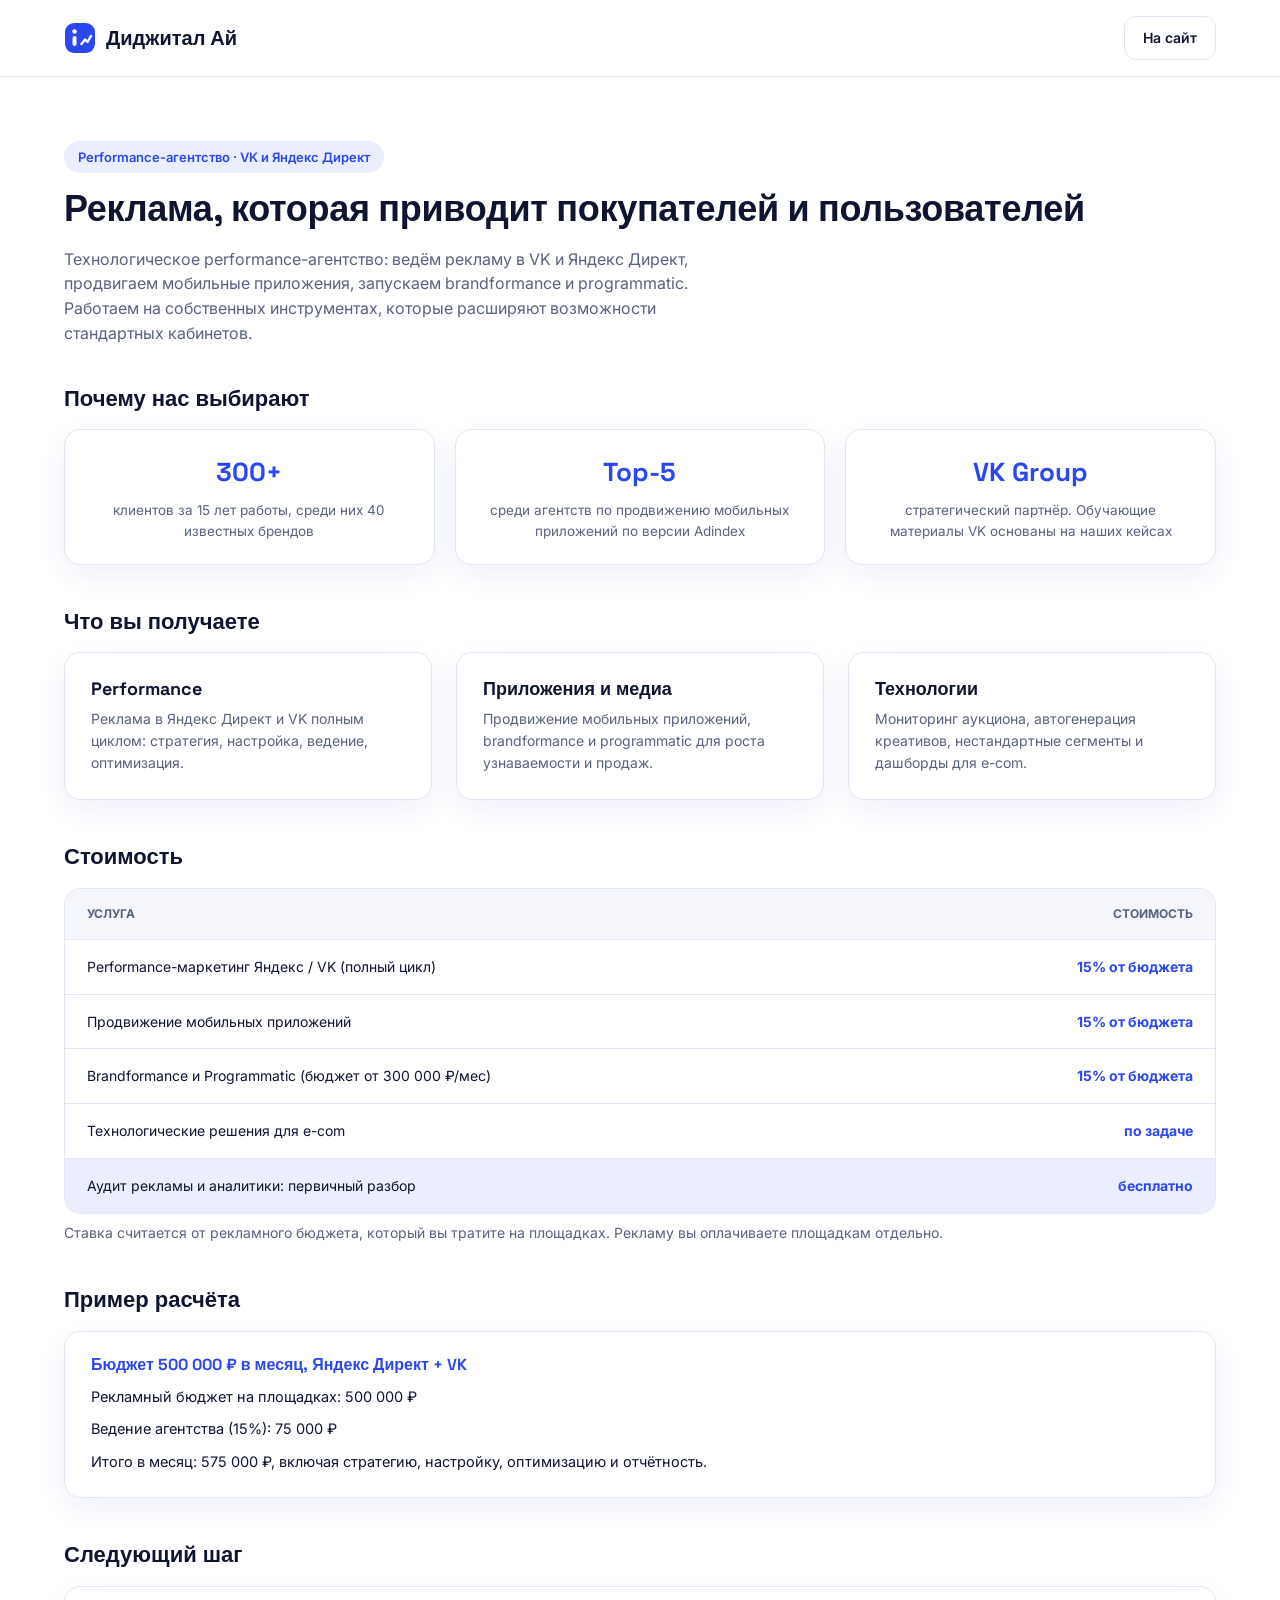
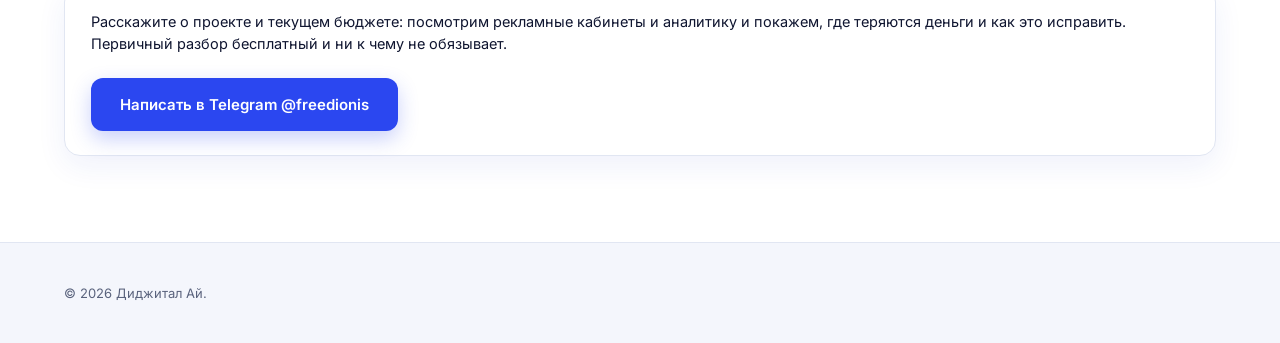
<file: presentation.html>
<!DOCTYPE html>
<html lang="ru">
<head>
<meta charset="UTF-8">
<meta name="viewport" content="width=device-width, initial-scale=1.0">
<title>Диджитал Ай — performance-реклама в VK и Яндекс Директ</title>
<link rel="preconnect" href="https://fonts.googleapis.com">
<link rel="preconnect" href="https://fonts.gstatic.com" crossorigin>
<link href="https://fonts.googleapis.com/css2?family=Inter:wght@400;500;600;700;800&family=Space+Grotesk:wght@500;600;700&display=swap" rel="stylesheet">
<link rel="stylesheet" href="styles.css">
</head>
<body>

<header class="doc-header">
  <div class="container doc-bar">
    <a href="index.html" class="logo">
      <svg class="logo__icon" width="32" height="32" viewBox="0 0 32 32" fill="none" aria-hidden="true"><rect x="1" y="1" width="30" height="30" rx="9" fill="currentColor"/><circle cx="10.5" cy="9.5" r="2.3" fill="#fff"/><rect x="8.5" y="14" width="4" height="10" rx="2" fill="#fff"/><path d="M17.5 22l3.5-4.5 2.5 2.5 3.5-6" stroke="#fff" stroke-width="2.4" stroke-linecap="round" stroke-linejoin="round"/></svg>
      <span>Диджитал Ай</span>
    </a>
    <div class="doc-bar__actions">
      <a href="index.html" class="btn btn--ghost btn--sm">На сайт</a>
    </div>
  </div>
</header>

<main class="container doc-hero">
  <span class="tag">Performance-агентство · VK и Яндекс Директ</span>
  <h1>Реклама, которая приводит покупателей и пользователей</h1>
  <p>Технологическое performance-агентство: ведём рекламу в VK и Яндекс Директ, продвигаем мобильные приложения, запускаем brandformance и programmatic. Работаем на собственных инструментах, которые расширяют возможности стандартных кабинетов.</p>
</main>

<section class="container doc-section">
  <h2>Почему нас выбирают</h2>
  <div class="usp-grid">
    <div class="usp"><span class="usp__num">300+</span><p>клиентов за 15 лет работы, среди них 40 известных брендов</p></div>
    <div class="usp"><span class="usp__num">Top-5</span><p>среди агентств по продвижению мобильных приложений по версии Adindex</p></div>
    <div class="usp"><span class="usp__num">VK Group</span><p>стратегический партнёр. Обучающие материалы VK основаны на наших кейсах</p></div>
  </div>

  <h2>Что вы получаете</h2>
  <div class="grid grid--3">
    <div class="service"><h3>Performance</h3><p>Реклама в Яндекс Директ и VK полным циклом: стратегия, настройка, ведение, оптимизация.</p></div>
    <div class="service"><h3>Приложения и медиа</h3><p>Продвижение мобильных приложений, brandformance и programmatic для роста узнаваемости и продаж.</p></div>
    <div class="service"><h3>Технологии</h3><p>Мониторинг аукциона, автогенерация креативов, нестандартные сегменты и дашборды для e-com.</p></div>
  </div>

  <h2>Стоимость</h2>
  <div class="doc-price-table">
    <div class="doc-price-row doc-price-row--head"><span>Услуга</span><span>Стоимость</span></div>
    <div class="doc-price-row"><span>Performance-маркетинг Яндекс / VK (полный цикл)</span><span>15% от бюджета</span></div>
    <div class="doc-price-row"><span>Продвижение мобильных приложений</span><span>15% от бюджета</span></div>
    <div class="doc-price-row"><span>Brandformance и Programmatic (бюджет от 300 000 ₽/мес)</span><span>15% от бюджета</span></div>
    <div class="doc-price-row"><span>Технологические решения для e-com</span><span>по задаче</span></div>
    <div class="doc-price-row doc-price-row--highlight"><span>Аудит рекламы и аналитики: первичный разбор</span><span>бесплатно</span></div>
  </div>
  <p class="doc-note">Ставка считается от рекламного бюджета, который вы тратите на площадках. Рекламу вы оплачиваете площадкам отдельно.</p>

  <h2>Пример расчёта</h2>
  <div class="script-block">
    <h3>Бюджет 500 000 ₽ в месяц, Яндекс Директ + VK</h3>
    <p>Рекламный бюджет на площадках: 500 000 ₽</p>
    <p>Ведение агентства (15%): 75 000 ₽</p>
    <p>Итого в месяц: 575 000 ₽, включая стратегию, настройку, оптимизацию и отчётность.</p>
  </div>

  <h2>Следующий шаг</h2>
  <div class="script-block">
    <p>Расскажите о проекте и текущем бюджете: посмотрим рекламные кабинеты и аналитику и покажем, где теряются деньги и как это исправить. Первичный разбор бесплатный и ни к чему не обязывает.</p>
    <a href="https://t.me/freedionis" target="_blank" rel="noopener" class="btn btn--primary" style="margin-top:12px;">Написать в Telegram @freedionis</a>
  </div>

</section>

<footer class="footer">
  <div class="container footer__bottom">
    <span>© <span id="year"></span> Диджитал Ай. </span>
  </div>
</footer>

<script>document.getElementById('year').textContent = new Date().getFullYear();</script>
</body>
</html>
</file>
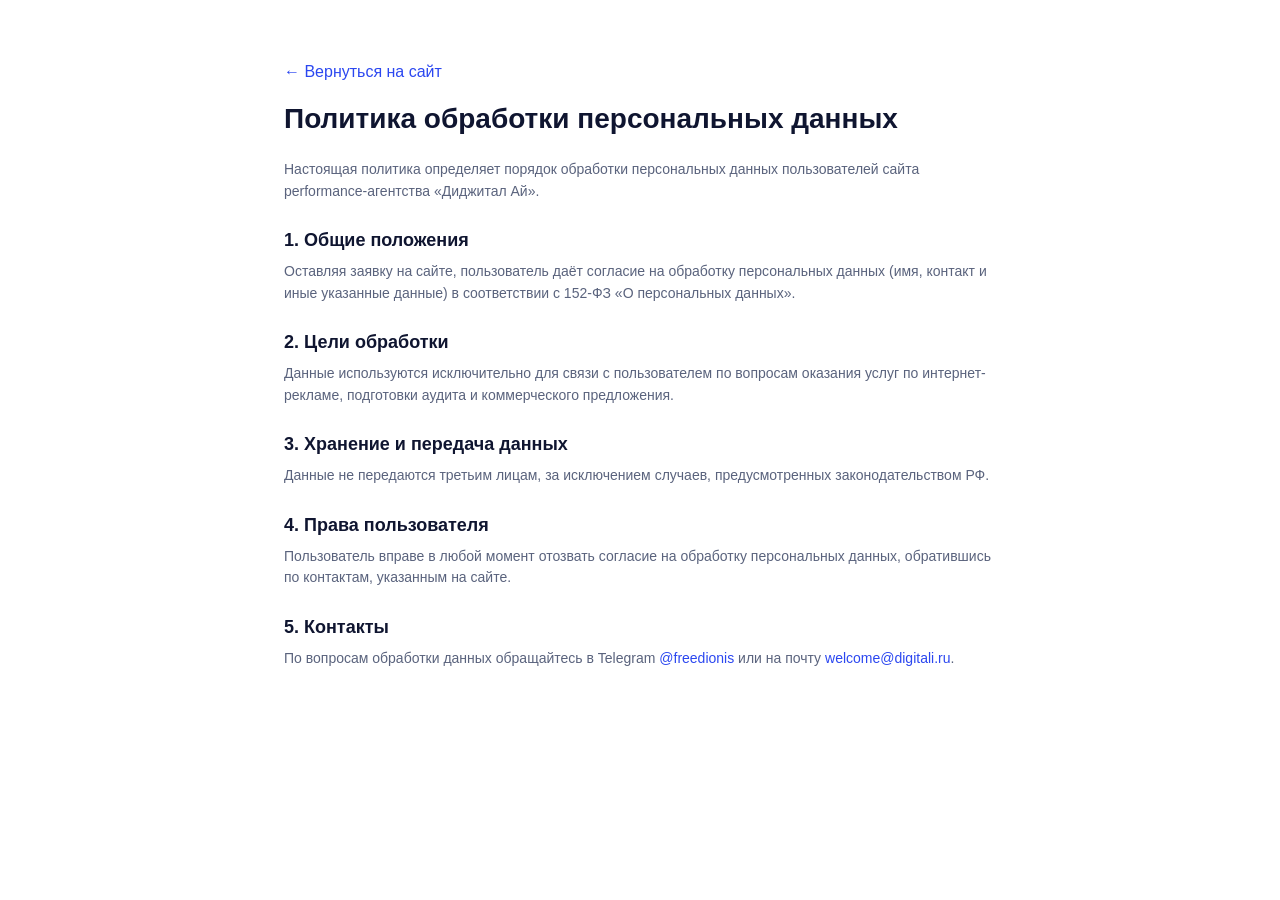
<file: privacy.html>
<!DOCTYPE html>
<html lang="ru">
<head>
<meta charset="UTF-8">
<meta name="viewport" content="width=device-width, initial-scale=1.0">
<title>Политика обработки персональных данных — Диджитал Ай</title>
<link rel="stylesheet" href="styles.css">
<style>
  .legal { max-width: 760px; margin: 0 auto; padding: 60px 24px 100px; color: var(--text); }
  .legal h1 { font-size: 28px; margin: 18px 0 24px; }
  .legal h2 { font-size: 18px; margin: 28px 0 10px; }
  .legal p, .legal li { color: var(--text-dim); font-size: 14px; margin-bottom: 10px; }
  .legal a { color: var(--accent); }
</style>
</head>
<body>
<div class="legal">
  <a href="index.html">← Вернуться на сайт</a>
  <h1>Политика обработки персональных данных</h1>
  <p>Настоящая политика определяет порядок обработки персональных данных пользователей сайта performance-агентства «Диджитал Ай».</p>

  <h2>1. Общие положения</h2>
  <p>Оставляя заявку на сайте, пользователь даёт согласие на обработку персональных данных (имя, контакт и иные указанные данные) в соответствии с 152-ФЗ «О персональных данных».</p>

  <h2>2. Цели обработки</h2>
  <p>Данные используются исключительно для связи с пользователем по вопросам оказания услуг по интернет-рекламе, подготовки аудита и коммерческого предложения.</p>

  <h2>3. Хранение и передача данных</h2>
  <p>Данные не передаются третьим лицам, за исключением случаев, предусмотренных законодательством РФ.</p>

  <h2>4. Права пользователя</h2>
  <p>Пользователь вправе в любой момент отозвать согласие на обработку персональных данных, обратившись по контактам, указанным на сайте.</p>

  <h2>5. Контакты</h2>
  <p>По вопросам обработки данных обращайтесь в Telegram <a href="https://t.me/freedionis" target="_blank" rel="noopener">@freedionis</a> или на почту <a href="mailto:welcome@digitali.ru">welcome@digitali.ru</a>.</p>
</div>
</body>
</html>
</file>
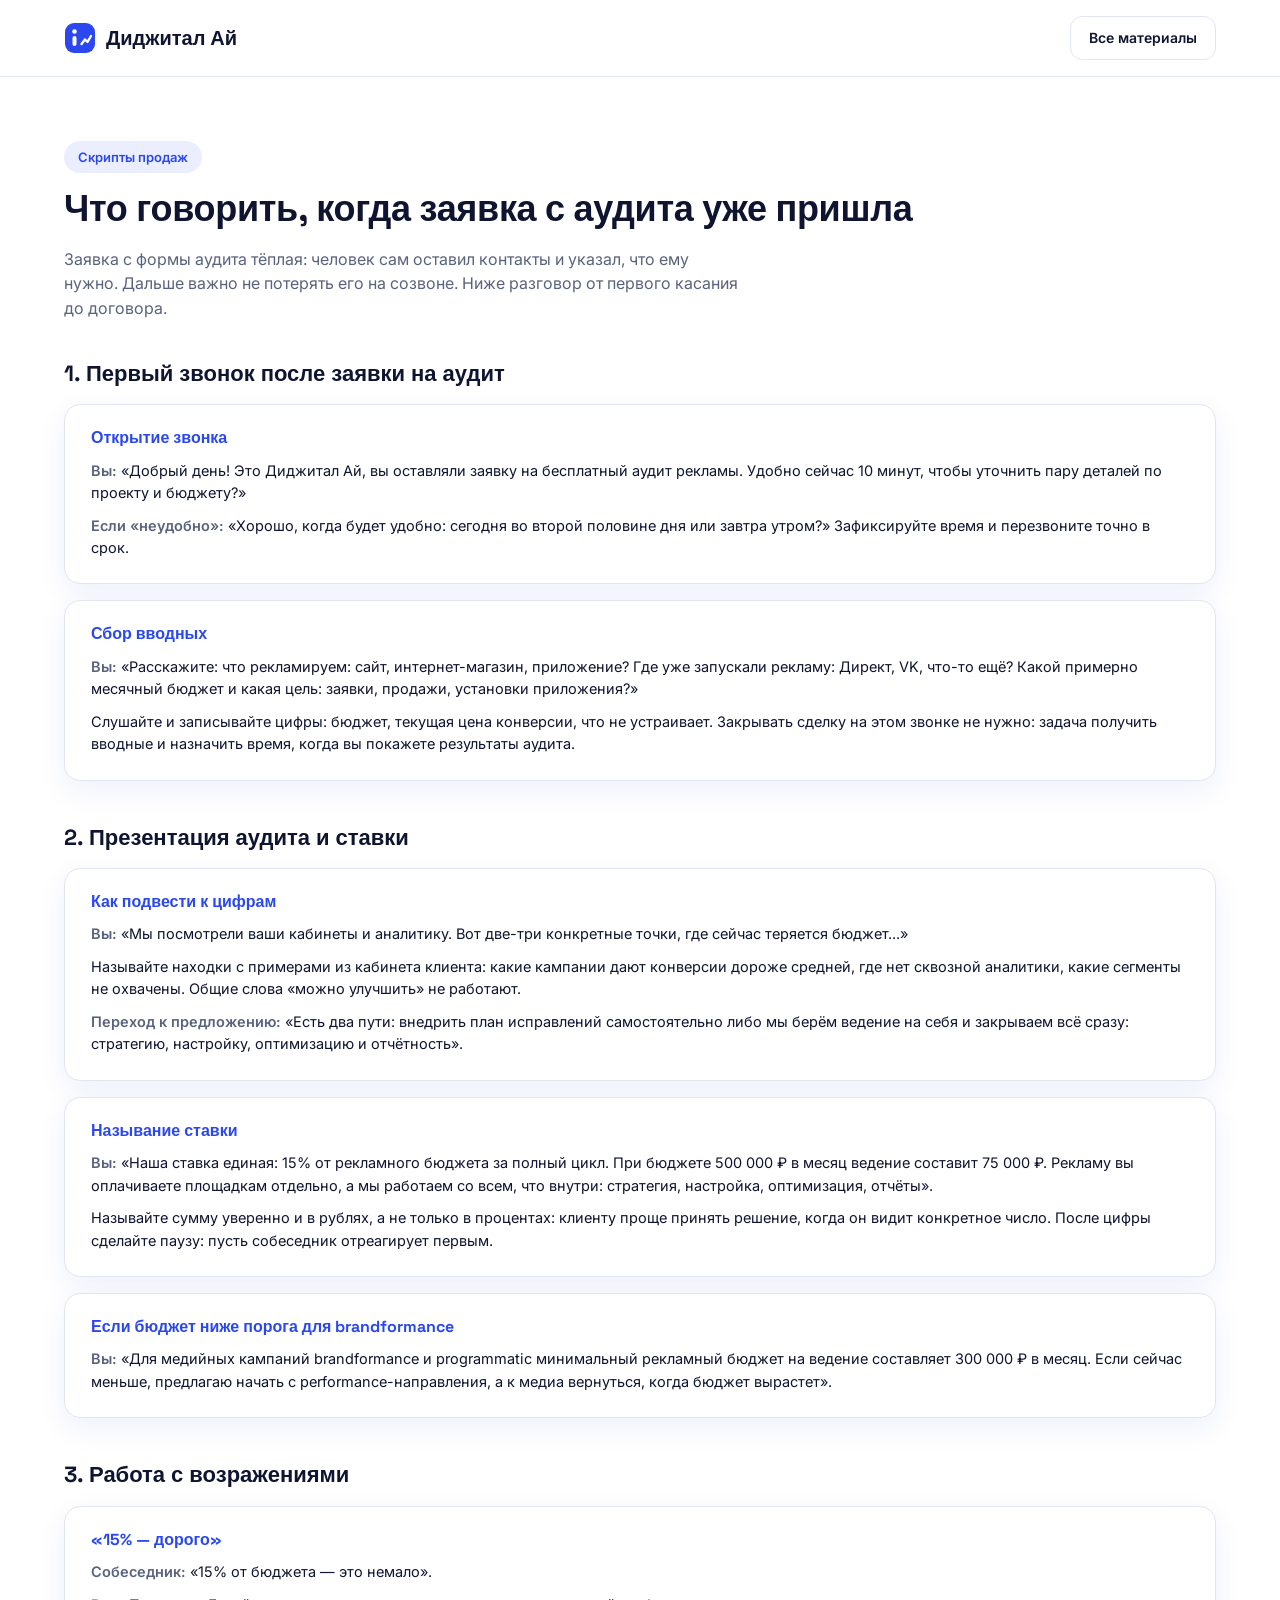
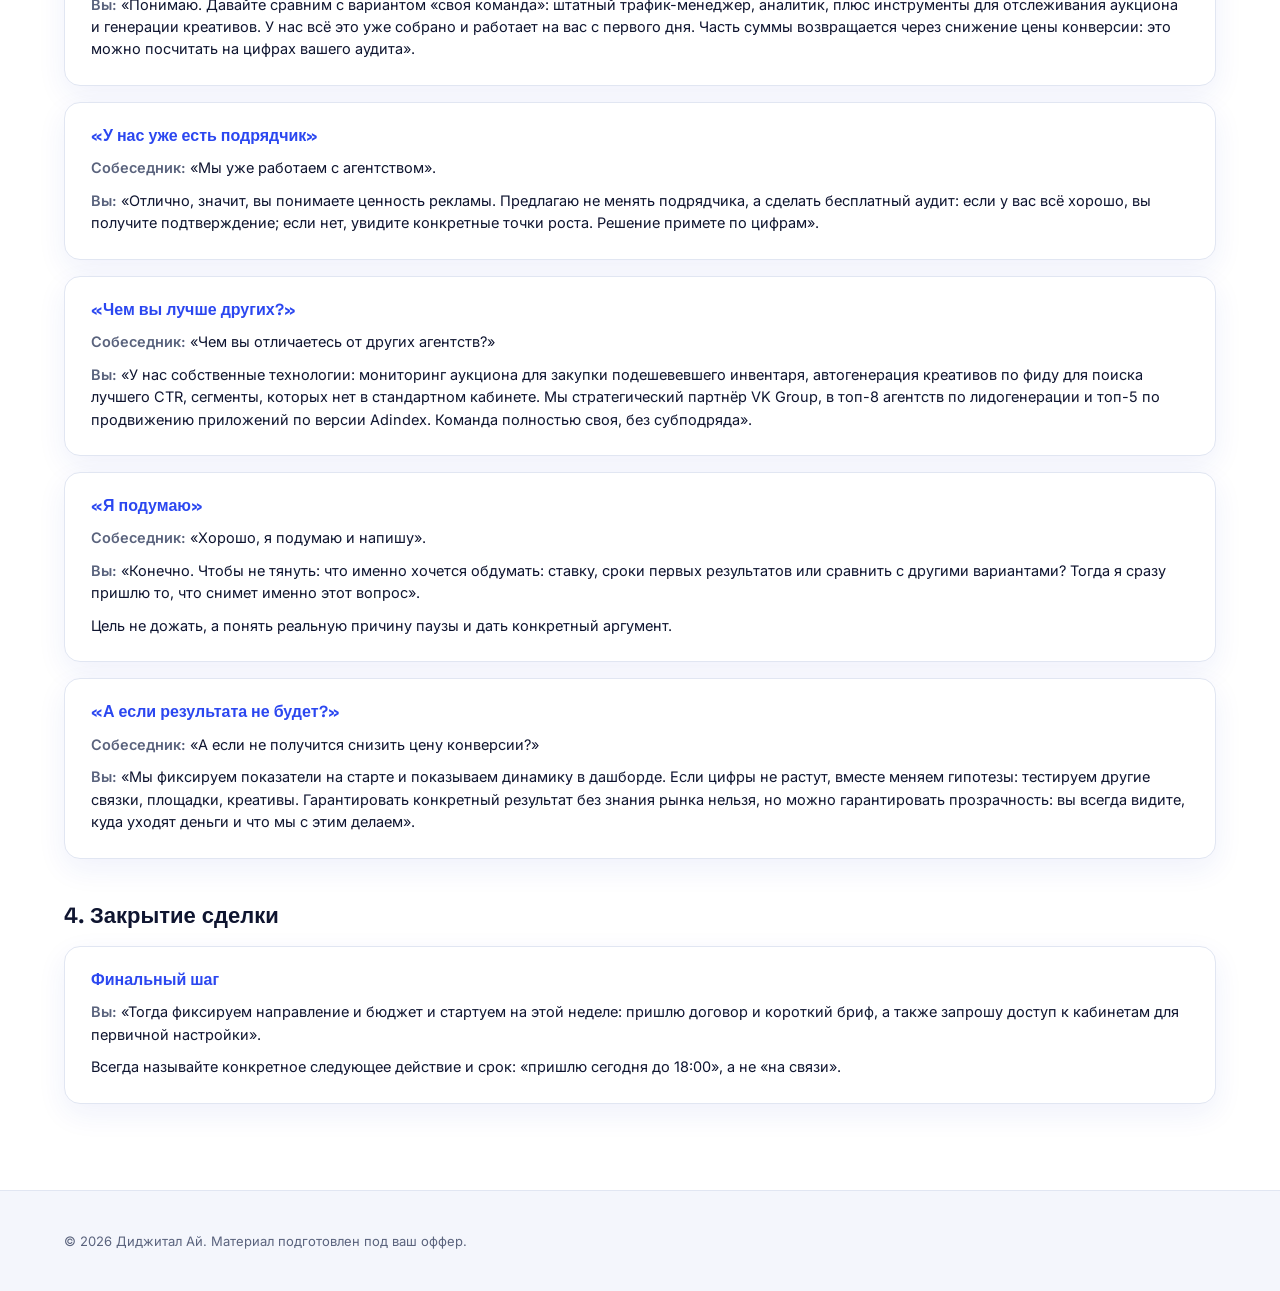
<file: scripts.html>
<!DOCTYPE html>
<html lang="ru">
<head>
<meta charset="UTF-8">
<meta name="viewport" content="width=device-width, initial-scale=1.0">
<title>Скрипты продаж — Диджитал Ай</title>
<link rel="preconnect" href="https://fonts.googleapis.com">
<link rel="preconnect" href="https://fonts.gstatic.com" crossorigin>
<link href="https://fonts.googleapis.com/css2?family=Inter:wght@400;500;600;700;800&family=Space+Grotesk:wght@500;600;700&display=swap" rel="stylesheet">
<link rel="stylesheet" href="styles.css">
</head>
<body>

<header class="doc-header">
  <div class="container doc-bar">
    <a href="index.html" class="logo">
      <svg class="logo__icon" width="32" height="32" viewBox="0 0 32 32" fill="none" aria-hidden="true"><rect x="1" y="1" width="30" height="30" rx="9" fill="currentColor"/><circle cx="10.5" cy="9.5" r="2.3" fill="#fff"/><rect x="8.5" y="14" width="4" height="10" rx="2" fill="#fff"/><path d="M17.5 22l3.5-4.5 2.5 2.5 3.5-6" stroke="#fff" stroke-width="2.4" stroke-linecap="round" stroke-linejoin="round"/></svg>
      <span>Диджитал Ай</span>
    </a>
    <div class="doc-bar__actions">
      <a href="materials.html" class="btn btn--ghost btn--sm">Все материалы</a>
    </div>
  </div>
</header>

<main class="container doc-hero">
  <span class="tag">Скрипты продаж</span>
  <h1>Что говорить, когда заявка с аудита уже пришла</h1>
  <p>Заявка с формы аудита тёплая: человек сам оставил контакты и указал, что ему нужно. Дальше важно не потерять его на созвоне. Ниже разговор от первого касания до договора.</p>
</main>

<section class="container doc-section">
  <h2>1. Первый звонок после заявки на аудит</h2>
  <div class="script-block">
    <h3>Открытие звонка</h3>
    <p><span class="who">Вы:</span> «Добрый день! Это Диджитал Ай, вы оставляли заявку на бесплатный аудит рекламы. Удобно сейчас 10 минут, чтобы уточнить пару деталей по проекту и бюджету?»</p>
    <p><span class="who">Если «неудобно»:</span> «Хорошо, когда будет удобно: сегодня во второй половине дня или завтра утром?» Зафиксируйте время и перезвоните точно в срок.</p>
  </div>
  <div class="script-block">
    <h3>Сбор вводных</h3>
    <p><span class="who">Вы:</span> «Расскажите: что рекламируем: сайт, интернет-магазин, приложение? Где уже запускали рекламу: Директ, VK, что-то ещё? Какой примерно месячный бюджет и какая цель: заявки, продажи, установки приложения?»</p>
    <p>Слушайте и записывайте цифры: бюджет, текущая цена конверсии, что не устраивает. Закрывать сделку на этом звонке не нужно: задача получить вводные и назначить время, когда вы покажете результаты аудита.</p>
  </div>

  <h2>2. Презентация аудита и ставки</h2>
  <div class="script-block">
    <h3>Как подвести к цифрам</h3>
    <p><span class="who">Вы:</span> «Мы посмотрели ваши кабинеты и аналитику. Вот две-три конкретные точки, где сейчас теряется бюджет...»</p>
    <p>Называйте находки с примерами из кабинета клиента: какие кампании дают конверсии дороже средней, где нет сквозной аналитики, какие сегменты не охвачены. Общие слова «можно улучшить» не работают.</p>
    <p><span class="who">Переход к предложению:</span> «Есть два пути: внедрить план исправлений самостоятельно либо мы берём ведение на себя и закрываем всё сразу: стратегию, настройку, оптимизацию и отчётность».</p>
  </div>
  <div class="script-block">
    <h3>Называние ставки</h3>
    <p><span class="who">Вы:</span> «Наша ставка единая: 15% от рекламного бюджета за полный цикл. При бюджете 500 000 ₽ в месяц ведение составит 75 000 ₽. Рекламу вы оплачиваете площадкам отдельно, а мы работаем со всем, что внутри: стратегия, настройка, оптимизация, отчёты».</p>
    <p>Называйте сумму уверенно и в рублях, а не только в процентах: клиенту проще принять решение, когда он видит конкретное число. После цифры сделайте паузу: пусть собеседник отреагирует первым.</p>
  </div>
  <div class="script-block">
    <h3>Если бюджет ниже порога для brandformance</h3>
    <p><span class="who">Вы:</span> «Для медийных кампаний brandformance и programmatic минимальный рекламный бюджет на ведение составляет 300 000 ₽ в месяц. Если сейчас меньше, предлагаю начать с performance-направления, а к медиа вернуться, когда бюджет вырастет».</p>
  </div>

  <h2>3. Работа с возражениями</h2>
  <div class="script-block">
    <h3>«15% — дорого»</h3>
    <p><span class="who">Собеседник:</span> «15% от бюджета — это немало».</p>
    <p><span class="who">Вы:</span> «Понимаю. Давайте сравним с вариантом «своя команда»: штатный трафик-менеджер, аналитик, плюс инструменты для отслеживания аукциона и генерации креативов. У нас всё это уже собрано и работает на вас с первого дня. Часть суммы возвращается через снижение цены конверсии: это можно посчитать на цифрах вашего аудита».</p>
  </div>
  <div class="script-block">
    <h3>«У нас уже есть подрядчик»</h3>
    <p><span class="who">Собеседник:</span> «Мы уже работаем с агентством».</p>
    <p><span class="who">Вы:</span> «Отлично, значит, вы понимаете ценность рекламы. Предлагаю не менять подрядчика, а сделать бесплатный аудит: если у вас всё хорошо, вы получите подтверждение; если нет, увидите конкретные точки роста. Решение примете по цифрам».</p>
  </div>
  <div class="script-block">
    <h3>«Чем вы лучше других?»</h3>
    <p><span class="who">Собеседник:</span> «Чем вы отличаетесь от других агентств?»</p>
    <p><span class="who">Вы:</span> «У нас собственные технологии: мониторинг аукциона для закупки подешевевшего инвентаря, автогенерация креативов по фиду для поиска лучшего CTR, сегменты, которых нет в стандартном кабинете. Мы стратегический партнёр VK Group, в топ-8 агентств по лидогенерации и топ-5 по продвижению приложений по версии Adindex. Команда полностью своя, без субподряда».</p>
  </div>
  <div class="script-block">
    <h3>«Я подумаю»</h3>
    <p><span class="who">Собеседник:</span> «Хорошо, я подумаю и напишу».</p>
    <p><span class="who">Вы:</span> «Конечно. Чтобы не тянуть: что именно хочется обдумать: ставку, сроки первых результатов или сравнить с другими вариантами? Тогда я сразу пришлю то, что снимет именно этот вопрос».</p>
    <p>Цель не дожать, а понять реальную причину паузы и дать конкретный аргумент.</p>
  </div>
  <div class="script-block">
    <h3>«А если результата не будет?»</h3>
    <p><span class="who">Собеседник:</span> «А если не получится снизить цену конверсии?»</p>
    <p><span class="who">Вы:</span> «Мы фиксируем показатели на старте и показываем динамику в дашборде. Если цифры не растут, вместе меняем гипотезы: тестируем другие связки, площадки, креативы. Гарантировать конкретный результат без знания рынка нельзя, но можно гарантировать прозрачность: вы всегда видите, куда уходят деньги и что мы с этим делаем».</p>
  </div>

  <h2>4. Закрытие сделки</h2>
  <div class="script-block">
    <h3>Финальный шаг</h3>
    <p><span class="who">Вы:</span> «Тогда фиксируем направление и бюджет и стартуем на этой неделе: пришлю договор и короткий бриф, а также запрошу доступ к кабинетам для первичной настройки».</p>
    <p>Всегда называйте конкретное следующее действие и срок: «пришлю сегодня до 18:00», а не «на связи».</p>
  </div>

</section>

<footer class="footer">
  <div class="container footer__bottom">
    <span>© <span id="year"></span> Диджитал Ай. Материал подготовлен под ваш оффер.</span>
  </div>
</footer>

<script>document.getElementById('year').textContent = new Date().getFullYear();</script>
</body>
</html>
</file>
<file: styles.css>
:root {
  --bg: #ffffff;
  --bg-alt: #f4f6fc;
  --card: #ffffff;
  --border: #e1e6f2;
  --text: #0f1530;
  --text-dim: #5a637d;
  --accent: #2b47f0;
  --accent-dim: #1f35c4;
  --accent-soft: #eaeeff;
  --good: #0c8a5b;
  --radius: 16px;
  --shadow: 0 10px 30px rgba(31, 53, 196, 0.07);
}

* { margin: 0; padding: 0; box-sizing: border-box; }

html { scroll-behavior: smooth; }

body {
  background: var(--bg);
  color: var(--text);
  font-family: 'Inter', sans-serif;
  line-height: 1.55;
  -webkit-font-smoothing: antialiased;
}

h1, h2, h3, h4 {
  font-family: 'Space Grotesk', sans-serif;
  font-weight: 700;
  line-height: 1.15;
}

a { text-decoration: none; color: inherit; }
ul, ol { list-style: none; }
img { max-width: 100%; display: block; }

.container { max-width: 1200px; margin: 0 auto; padding: 0 24px; }

.accent { color: var(--accent); }

.tag {
  display: inline-block;
  padding: 6px 14px;
  border-radius: 999px;
  font-size: 13px;
  color: var(--accent);
  font-weight: 600;
  margin-bottom: 16px;
  background: var(--accent-soft);
}

/* BUTTONS */
.btn {
  display: inline-flex;
  align-items: center;
  justify-content: center;
  padding: 14px 28px;
  border-radius: 12px;
  font-weight: 600;
  font-size: 15px;
  border: 1px solid transparent;
  cursor: pointer;
  transition: transform .15s ease, background .15s ease, border-color .15s ease;
  white-space: nowrap;
  font-family: inherit;
}
.btn:hover { transform: translateY(-2px); }
.btn--primary { background: var(--accent); color: #fff; box-shadow: 0 8px 20px rgba(43,71,240,0.25); }
.btn--primary:hover { background: var(--accent-dim); }
.btn--ghost { background: #fff; border-color: var(--border); color: var(--text); }
.btn--ghost:hover { border-color: var(--accent); color: var(--accent); }
.btn--lg { padding: 16px 32px; font-size: 16px; }
.btn--sm { padding: 10px 18px; font-size: 14px; }
.btn--block { width: 100%; }

/* HEADER */
.header {
  position: sticky;
  top: 0;
  z-index: 100;
  background: rgba(255,255,255,0.85);
  backdrop-filter: blur(12px);
  border-bottom: 1px solid transparent;
  transition: border-color .2s ease, background .2s ease;
}
.header.scrolled { border-color: var(--border); background: rgba(255,255,255,0.96); }

.header__inner {
  display: flex;
  align-items: center;
  justify-content: space-between;
  gap: 24px;
  min-width: 0;
  height: 76px;
}

.logo {
  display: flex;
  align-items: center;
  gap: 10px;
  font-family: 'Space Grotesk', sans-serif;
  font-size: 20px;
  font-weight: 700;
  flex-shrink: 0;
  white-space: nowrap;
}
.logo__icon { color: var(--accent); flex-shrink: 0; }
.logo__suffix { color: var(--text-dim); font-weight: 500; font-size: 14px; }

.nav { display: flex; align-items: center; gap: 26px; min-width: 0; }
.nav a { font-size: 15px; color: var(--text-dim); white-space: nowrap; transition: color .15s ease; }
.nav a:hover { color: var(--accent); }

.header__actions { display: flex; align-items: center; gap: 16px; flex-shrink: 0; }
.header__tg { font-weight: 600; font-size: 14px; color: var(--text-dim); white-space: nowrap; }
.header__tg:hover { color: var(--accent); }

.burger { display: none; flex-direction: column; gap: 5px; background: none; border: none; cursor: pointer; padding: 4px; }
.burger span { width: 22px; height: 2px; background: var(--text); transition: transform .2s ease, opacity .2s ease; }
.burger.is-open span:nth-child(1) { transform: translateY(7px) rotate(45deg); }
.burger.is-open span:nth-child(2) { opacity: 0; }
.burger.is-open span:nth-child(3) { transform: translateY(-7px) rotate(-45deg); }

/* HERO */
.hero {
  padding: 72px 0 96px;
  background: radial-gradient(900px 420px at 85% 0%, rgba(43,71,240,0.09), transparent 70%), var(--bg);
}
.hero__inner { display: grid; grid-template-columns: 1.15fr 0.85fr; gap: 56px; align-items: center; }
.eyebrow { display: inline-block; color: var(--accent); background: var(--accent-soft); padding: 6px 14px; border-radius: 999px; font-size: 13px; font-weight: 600; }
.hero h1 { font-size: 44px; margin: 18px 0 20px; letter-spacing: -0.5px; }
.hero__lead { color: var(--text-dim); font-size: 17px; margin-bottom: 30px; max-width: 580px; }
.hero__cta { display: flex; gap: 16px; flex-wrap: wrap; margin-bottom: 44px; }

.hero__stats { display: flex; gap: 32px; flex-wrap: wrap; }
.stat { display: flex; flex-direction: column; }
.stat__val { display: flex; align-items: baseline; }
.stat__num, .stat__num--text { font-family: 'Space Grotesk', sans-serif; font-size: 32px; font-weight: 700; color: var(--accent); }
.stat__plus { font-family: 'Space Grotesk', sans-serif; font-size: 22px; font-weight: 700; color: var(--accent); }
.stat__label { font-size: 13px; color: var(--text-dim); max-width: 170px; margin-top: 4px; }

.hero__card {
  background: var(--card);
  border: 1px solid var(--border);
  border-radius: var(--radius);
  padding: 28px;
  box-shadow: var(--shadow);
}
.hero__card-top { display: flex; align-items: center; justify-content: space-between; margin-bottom: 18px; }
.hero__card-tag { font-size: 13px; color: var(--text-dim); font-weight: 600; }
.hero__card-dot { width: 10px; height: 10px; border-radius: 50%; background: var(--good); box-shadow: 0 0 0 4px rgba(12,138,91,0.15); }
.rank-row { display: flex; align-items: center; justify-content: space-between; gap: 14px; padding: 14px 0; border-bottom: 1px solid var(--border); font-size: 14px; }
.rank-row:last-of-type { border-bottom: none; }
.rank-row__label { color: var(--text-dim); }
.rank-row__val { font-family: 'Space Grotesk', sans-serif; font-weight: 700; color: var(--accent); font-size: 20px; white-space: nowrap; }
.hero__card-note { font-size: 12px; color: var(--text-dim); margin-top: 12px; }

/* SECTIONS */
.section { padding: 88px 0; }
.section--alt { background: var(--bg-alt); }
.section__eyebrow { color: var(--accent); font-size: 13px; font-weight: 700; text-transform: uppercase; letter-spacing: 0.6px; margin-bottom: 12px; }
.section__title { font-size: 32px; max-width: 760px; margin-bottom: 44px; letter-spacing: -0.3px; }

.grid { display: grid; gap: 24px; }
.grid--3 { grid-template-columns: repeat(3, 1fr); }
.grid--4 { grid-template-columns: repeat(4, 1fr); }

/* CARDS */
.pain, .adv, .service, .step, .contact-card, .tool {
  background: var(--card);
  border: 1px solid var(--border);
  border-radius: var(--radius);
}
.pain { padding: 24px; }
.pain h3 { font-size: 17px; margin-bottom: 10px; }
.pain p { color: var(--text-dim); font-size: 14px; }

.adv { padding: 26px; box-shadow: var(--shadow); }
.adv__icon { margin-bottom: 16px; color: var(--accent); width: 48px; height: 48px; border-radius: 12px; background: var(--accent-soft); display: flex; align-items: center; justify-content: center; }
.adv h3 { font-size: 18px; margin-bottom: 10px; }
.adv p { color: var(--text-dim); font-size: 14px; }

.service { padding: 26px; display: flex; flex-direction: column; box-shadow: var(--shadow); }
.service h3 { font-size: 18px; margin-bottom: 8px; }
.service p { color: var(--text-dim); font-size: 14px; }
.service__price { display: inline-block; font-size: 14px; color: var(--accent); font-weight: 700; margin-top: auto; padding-top: 16px; }

.tool { padding: 24px; }
.tool__n { display: inline-flex; width: 32px; height: 32px; border-radius: 50%; background: var(--accent); color: #fff; font-weight: 700; font-size: 14px; align-items: center; justify-content: center; margin-bottom: 14px; }
.tool h3 { font-size: 17px; margin-bottom: 8px; }
.tool p { color: var(--text-dim); font-size: 14px; }

/* CHANNELS */
.channels { display: flex; flex-wrap: wrap; gap: 10px; margin-top: 8px; }
.chip { padding: 9px 16px; border-radius: 999px; background: #fff; border: 1px solid var(--border); font-size: 14px; font-weight: 600; color: var(--text); }
.chip--main { background: var(--accent); border-color: var(--accent); color: #fff; }

/* PRICE TABLE */
.price-table { border: 1px solid var(--border); border-radius: var(--radius); overflow: hidden; background: #fff; box-shadow: var(--shadow); }
.price-row { display: grid; grid-template-columns: 2fr 1fr; gap: 16px; padding: 18px 24px; border-bottom: 1px solid var(--border); align-items: center; font-size: 14px; }
.price-row:last-child { border-bottom: none; }
.price-row--head { background: var(--bg-alt); font-weight: 700; color: var(--text-dim); font-size: 12px; text-transform: uppercase; letter-spacing: 0.4px; }
.price-row span:first-child { font-weight: 600; }
.price-row span:last-child { text-align: right; font-weight: 700; color: var(--accent); }
.price-row--head span:last-child { color: var(--text-dim); }
.price-row--highlight { background: var(--accent-soft); }
.price-note { margin-top: 18px; color: var(--text-dim); font-size: 14px; }

/* PROCESS */
.steps { display: grid; grid-template-columns: repeat(5, 1fr); gap: 20px; }
.step { padding: 22px 20px; }
.step__num { font-family: 'Space Grotesk', sans-serif; font-size: 22px; color: var(--accent); font-weight: 700; }
.step h3 { font-size: 16px; margin: 10px 0 8px; }
.step p { color: var(--text-dim); font-size: 13px; }

/* CALC */
.result { display: grid; grid-template-columns: 1fr 1fr; gap: 56px; align-items: center; }
.result p { color: var(--text-dim); margin-bottom: 20px; }
.result__list { display: flex; flex-direction: column; gap: 10px; counter-reset: rl; margin-bottom: 20px; }
.result__list li { position: relative; padding-left: 34px; font-size: 14.5px; color: var(--text-dim); }
.result__list li::before { counter-increment: rl; content: counter(rl); position: absolute; left: 0; top: 0; width: 22px; height: 22px; border-radius: 50%; background: var(--accent-soft); color: var(--accent); font-size: 12px; font-weight: 700; display: flex; align-items: center; justify-content: center; }

.wtable { background: #fff; border: 1px solid var(--border); border-radius: var(--radius); padding: 26px; box-shadow: var(--shadow); }
.wtable__top { display: flex; justify-content: space-between; align-items: center; gap: 12px; margin-bottom: 18px; flex-wrap: wrap; }
.wtable__chip { font-size: 12px; color: var(--text-dim); }
.wtable__row { display: grid; grid-template-columns: 1.4fr 1fr 1fr; gap: 10px; padding: 12px 0; border-bottom: 1px solid var(--border); font-size: 14px; align-items: center; }
.wtable__row:last-of-type { border-bottom: none; }
.wtable__row--head { color: var(--text-dim); font-size: 12px; text-transform: uppercase; letter-spacing: 0.4px; font-weight: 700; }
.wtable__delta { color: var(--accent); font-weight: 700; text-align: right; }
.wtable__sum { display: flex; justify-content: space-between; margin-top: 16px; padding-top: 16px; border-top: 1px solid var(--border); font-size: 14px; color: var(--text-dim); }
.wtable__sum strong { color: var(--text); font-size: 16px; }

/* FAQ */
.faq { max-width: 800px; }
.faq__item { background: #fff; border: 1px solid var(--border); border-radius: var(--radius); padding: 18px 22px; margin-bottom: 12px; }
.faq__item summary { cursor: pointer; font-weight: 600; list-style: none; display: flex; justify-content: space-between; align-items: center; gap: 12px; }
.faq__item summary::-webkit-details-marker { display: none; }
.faq__item summary::after { content: '+'; font-size: 22px; color: var(--accent); }
.faq__item[open] summary::after { content: '−'; }
.faq__item p { color: var(--text-dim); font-size: 14px; margin-top: 14px; }

/* FORM */
.form-section { display: grid; grid-template-columns: 1fr 1fr; gap: 56px; align-items: center; }
.form-section__text p { color: var(--text-dim); margin-bottom: 22px; }
.form-section__list { display: flex; flex-direction: column; gap: 10px; }
.form-section__list li { padding-left: 26px; position: relative; font-size: 14px; color: var(--text-dim); }
.form-section__list li::before { content: '✓'; position: absolute; left: 0; color: var(--accent); font-weight: 700; }

.form { background: #fff; border: 1px solid var(--border); border-radius: var(--radius); padding: 30px; display: flex; flex-direction: column; gap: 16px; box-shadow: var(--shadow); }
.form label { display: flex; flex-direction: column; gap: 8px; font-size: 13px; color: var(--text-dim); }
.form input, .form select, .form textarea {
  background: var(--bg-alt);
  border: 1px solid var(--border);
  border-radius: 10px;
  padding: 12px 14px;
  color: var(--text);
  font-family: inherit;
  font-size: 14px;
  resize: vertical;
}
.form input:focus, .form select:focus, .form textarea:focus { outline: none; border-color: var(--accent); background: #fff; }
.form__note { font-size: 12px; color: var(--text-dim); text-align: center; }
.form__note a { color: var(--accent); }

/* CONTACTS */
.contacts { display: grid; grid-template-columns: repeat(4, 1fr); gap: 20px; }
.contact-card { padding: 22px; display: flex; flex-direction: column; gap: 8px; }
.contact-card__label { font-size: 12px; color: var(--text-dim); text-transform: uppercase; letter-spacing: 0.4px; }
.contact-card a { font-weight: 600; }
.contact-card a:hover { color: var(--accent); }

/* FOOTER */
.footer { background: var(--bg-alt); border-top: 1px solid var(--border); padding: 40px 0; }
.footer__inner, .footer__bottom { display: flex; align-items: center; justify-content: space-between; gap: 24px; flex-wrap: wrap; }
.footer__inner p, .footer__bottom { color: var(--text-dim); font-size: 13px; }
.footer__links { display: flex; gap: 20px; }
.footer__links a { color: var(--text-dim); font-size: 13px; }
.footer__links a:hover { color: var(--accent); }
.logo--footer { font-size: 17px; }

/* FAB */
.fab {
  position: fixed; bottom: 28px; right: 28px; width: 56px; height: 56px; border-radius: 50%;
  background: var(--accent); display: flex; align-items: center; justify-content: center; z-index: 90;
  box-shadow: 0 8px 24px rgba(43,71,240,0.35); transition: transform .2s ease; color: #fff;
}
.fab:hover { transform: scale(1.08); }
.fab svg { width: 26px; height: 26px; }

/* REVEAL */
.reveal { opacity: 0; transform: translateY(24px); transition: opacity .6s ease, transform .6s ease; }
.reveal.is-visible { opacity: 1; transform: translateY(0); }

/* RESPONSIVE */
@media (max-width: 1180px) {
  .nav { gap: 18px; }
  .nav a { font-size: 14px; }
}

@media (max-width: 1100px) {
  .nav { display: none; }
  .burger { display: flex; }
  .nav.is-open {
    display: flex; position: absolute; top: 76px; left: 0; right: 0; background: #fff;
    border-bottom: 1px solid var(--border); flex-direction: column; padding: 20px 24px; gap: 16px;
  }
}

@media (max-width: 900px) {
  .hero__inner { grid-template-columns: 1fr; }
  .hero h1 { font-size: 32px; }
  .grid--4, .grid--3 { grid-template-columns: repeat(2, 1fr); }
  .steps { grid-template-columns: repeat(2, 1fr); }
  .form-section, .result { grid-template-columns: 1fr; }
  .contacts { grid-template-columns: repeat(2, 1fr); }
  .price-row { grid-template-columns: 1fr; gap: 4px; }
  .price-row span:last-child { text-align: left; }
  .footer__inner { flex-direction: column; align-items: flex-start; }
}

@media (max-width: 560px) {
  .header__tg { display: none; }
  .grid--4, .grid--3, .steps, .contacts { grid-template-columns: 1fr; }
  .hero__stats { gap: 24px; }
  .section__title { font-size: 26px; }
  .header__actions .btn { padding: 10px 14px; font-size: 13px; }
}

@media (max-width: 380px) {
  .logo__suffix { display: none; }
}

/* DOC PAGES (materials, scripts, presentation, outreach) */
.doc-header { position: sticky; top: 0; z-index: 100; background: rgba(255,255,255,0.95); backdrop-filter: blur(12px); border-bottom: 1px solid var(--border); }
.doc-bar { display: flex; align-items: center; justify-content: space-between; gap: 24px; height: 76px; }
.doc-bar__actions { display: flex; align-items: center; gap: 14px; }

.doc-hero { padding: 64px 24px 40px; }
.doc-hero h1 { font-size: 36px; margin-bottom: 16px; letter-spacing: -0.3px; }
.doc-hero p { color: var(--text-dim); font-size: 16px; max-width: 680px; }

.doc-section { padding: 0 24px 70px; }
.doc-section h2 { font-size: 22px; margin: 0 0 18px; }
.doc-section h2:not(:first-child) { margin-top: 44px; }

.script-block { background: #fff; border: 1px solid var(--border); border-radius: var(--radius); padding: 24px 26px; margin-bottom: 16px; box-shadow: var(--shadow); }
.script-block h3 { font-size: 16px; margin-bottom: 12px; color: var(--accent); }
.script-block p { color: var(--text); font-size: 14.5px; margin-bottom: 10px; }
.script-block p:last-child { margin-bottom: 0; }
.script-block .who { color: var(--text-dim); font-weight: 600; }

.material-grid { display: grid; grid-template-columns: repeat(3, 1fr); gap: 24px; margin-top: 8px; }
.material-card { background: #fff; border: 1px solid var(--border); border-radius: var(--radius); padding: 28px; display: flex; flex-direction: column; gap: 14px; box-shadow: var(--shadow); }
.material-card__icon { margin-bottom: 4px; color: var(--accent); width: 48px; height: 48px; border-radius: 12px; background: var(--accent-soft); display: flex; align-items: center; justify-content: center; }
.material-card h3 { font-size: 18px; }
.material-card p { color: var(--text-dim); font-size: 14px; flex-grow: 1; }

.usp-grid { display: grid; grid-template-columns: repeat(3, 1fr); gap: 20px; margin-bottom: 8px; }
.usp { background: #fff; border: 1px solid var(--border); border-radius: var(--radius); padding: 22px; text-align: center; box-shadow: var(--shadow); }
.usp__num { font-family: 'Space Grotesk', sans-serif; font-size: 26px; color: var(--accent); font-weight: 700; display: block; margin-bottom: 8px; }
.usp p { color: var(--text-dim); font-size: 13.5px; }

.doc-price-table { border: 1px solid var(--border); border-radius: var(--radius); overflow: hidden; margin-bottom: 8px; background: #fff; }
.doc-price-row { display: grid; grid-template-columns: 2fr 1fr; gap: 16px; padding: 16px 22px; border-bottom: 1px solid var(--border); font-size: 14px; align-items: center; }
.doc-price-row:last-child { border-bottom: none; }
.doc-price-row--head { background: var(--bg-alt); font-weight: 700; color: var(--text-dim); font-size: 12px; text-transform: uppercase; }
.doc-price-row span:last-child { text-align: right; font-weight: 700; color: var(--accent); }
.doc-price-row--head span:last-child { color: var(--text-dim); }
.doc-price-row--highlight { background: var(--accent-soft); }
.doc-note { color: var(--text-dim); font-size: 14px; margin-bottom: 40px; }

@media (max-width: 900px) {
  .material-grid, .usp-grid { grid-template-columns: 1fr; }
  .doc-price-row { grid-template-columns: 1fr; gap: 4px; }
  .doc-price-row span:last-child { text-align: left; }
  .doc-hero h1 { font-size: 28px; }
}
</file>
